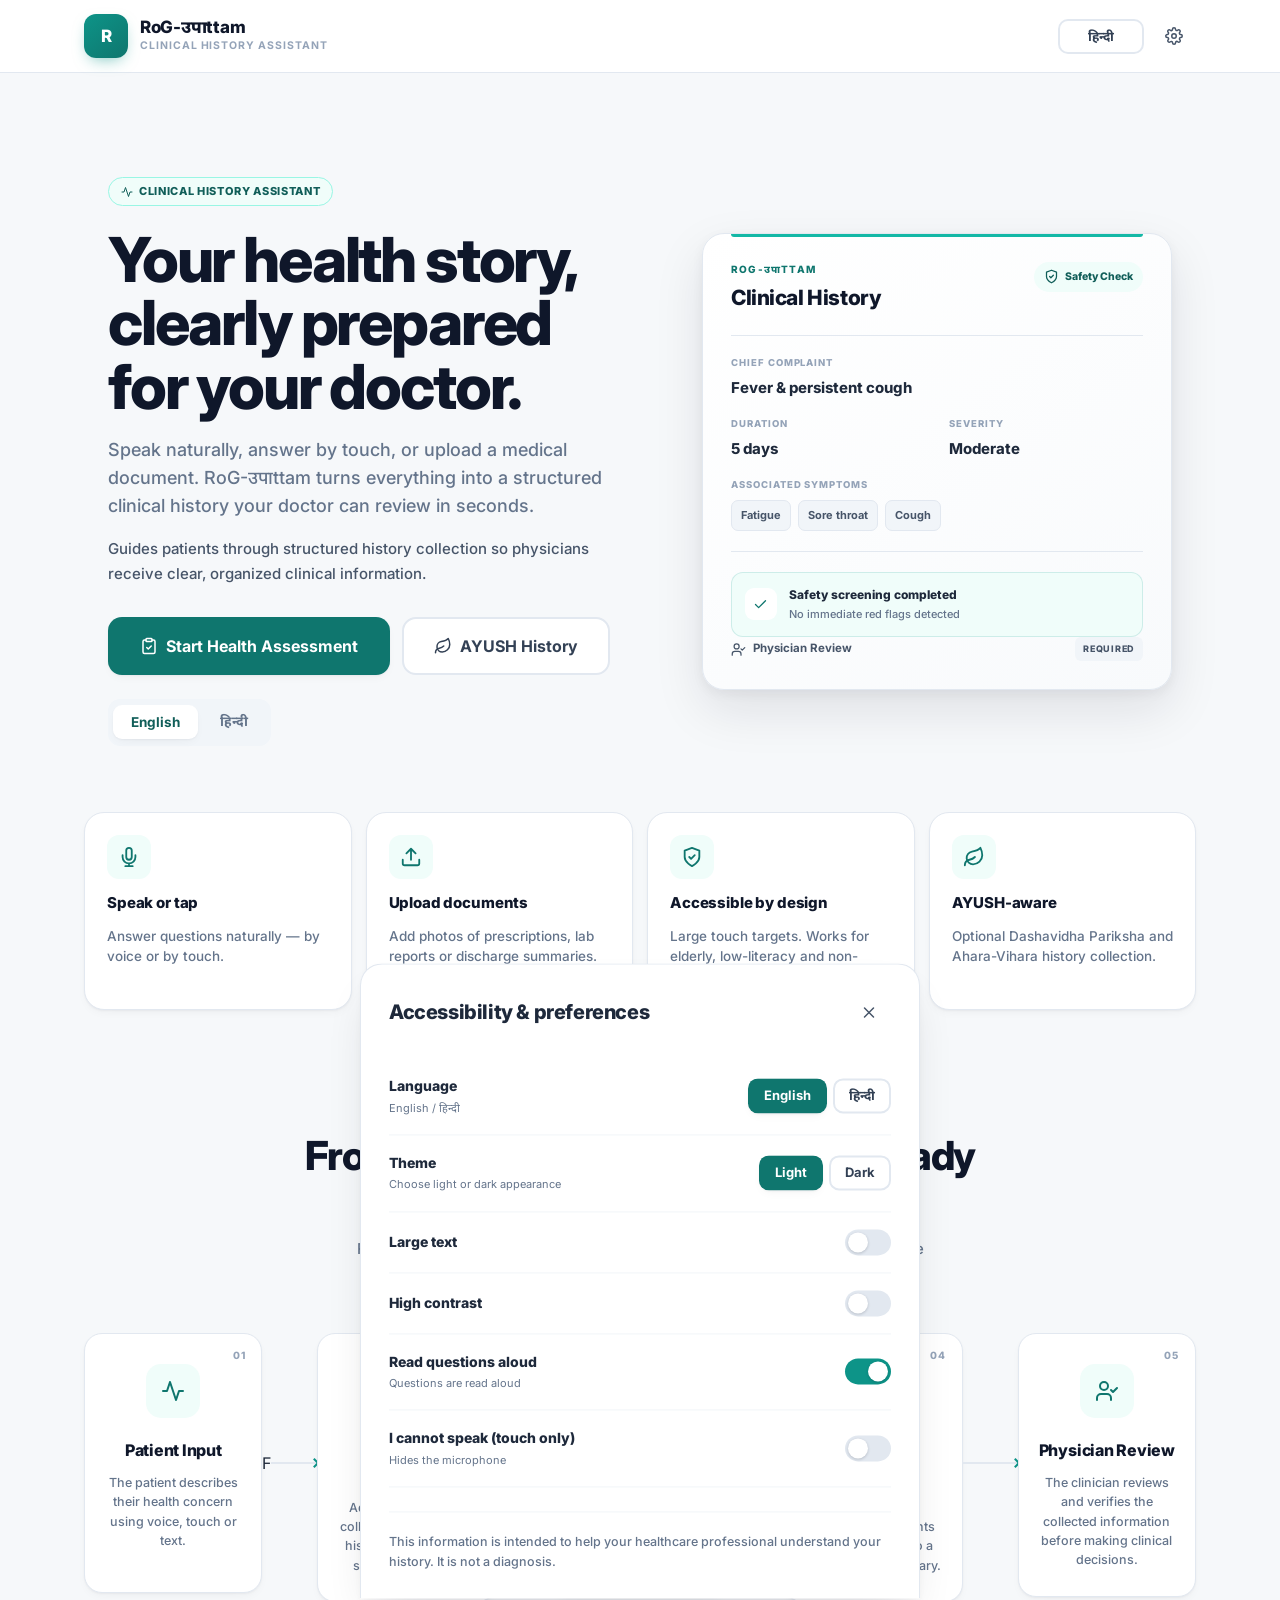
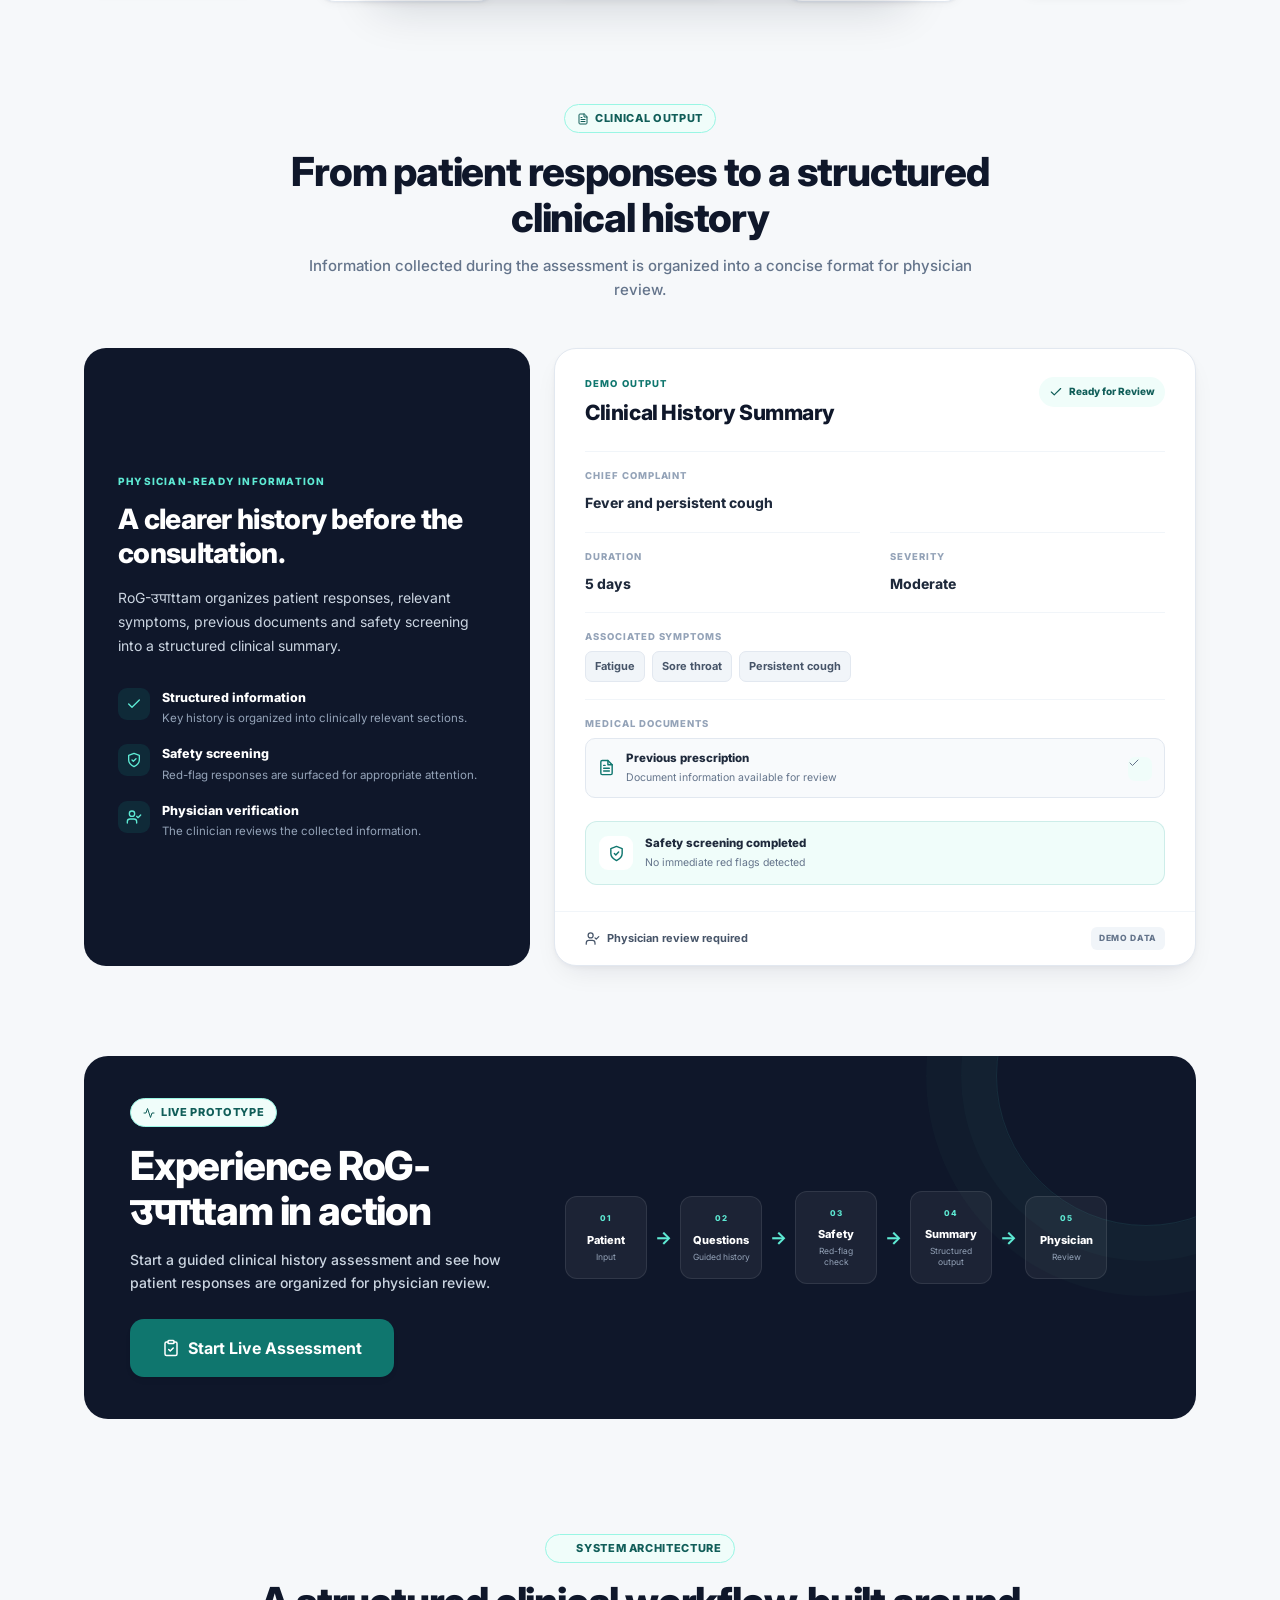
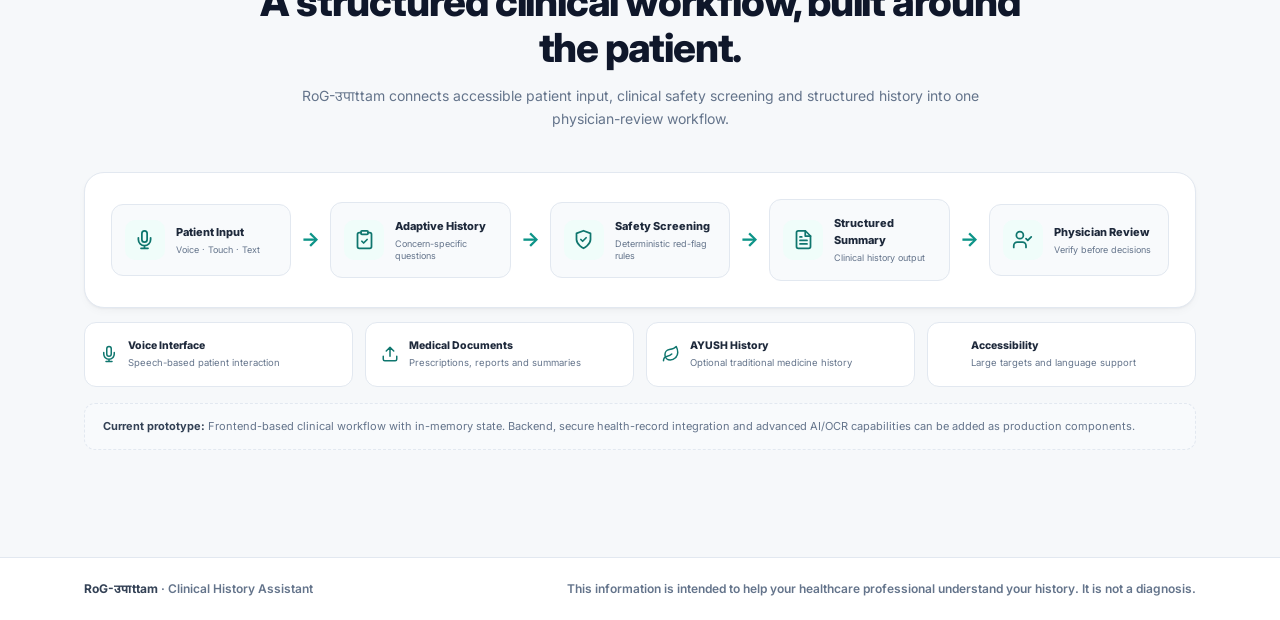
<file: index.html>
<!DOCTYPE html>
<html lang="en">
<head>
<meta charset="UTF-8" />
<meta name="viewport" content="width=device-width, initial-scale=1.0, viewport-fit=cover" />
<title>RoG-उपाttam — Clinical History Assistant</title>
<meta name="description" content="RoG-उपाttam helps patients prepare a clear health history before meeting their doctor." />

<link rel="preconnect" href="https://fonts.googleapis.com">
<link rel="preconnect" href="https://fonts.gstatic.com" crossorigin>
<link href="https://fonts.googleapis.com/css2?family=Inter:wght@400;500;600;700;800&family=Noto+Sans+Devanagari:wght@400;500;600;700&display=swap" rel="stylesheet">
<link rel="stylesheet" href="style.css" />
</head>
<body>

  <!-- The entire application renders into this single container -->
  <div id="app"></div>

  <!-- Toast notifications appear here -->
  <div id="toast-host" aria-live="polite"></div>

  <script src="script.js"></script>
</body>
</html>
</file>
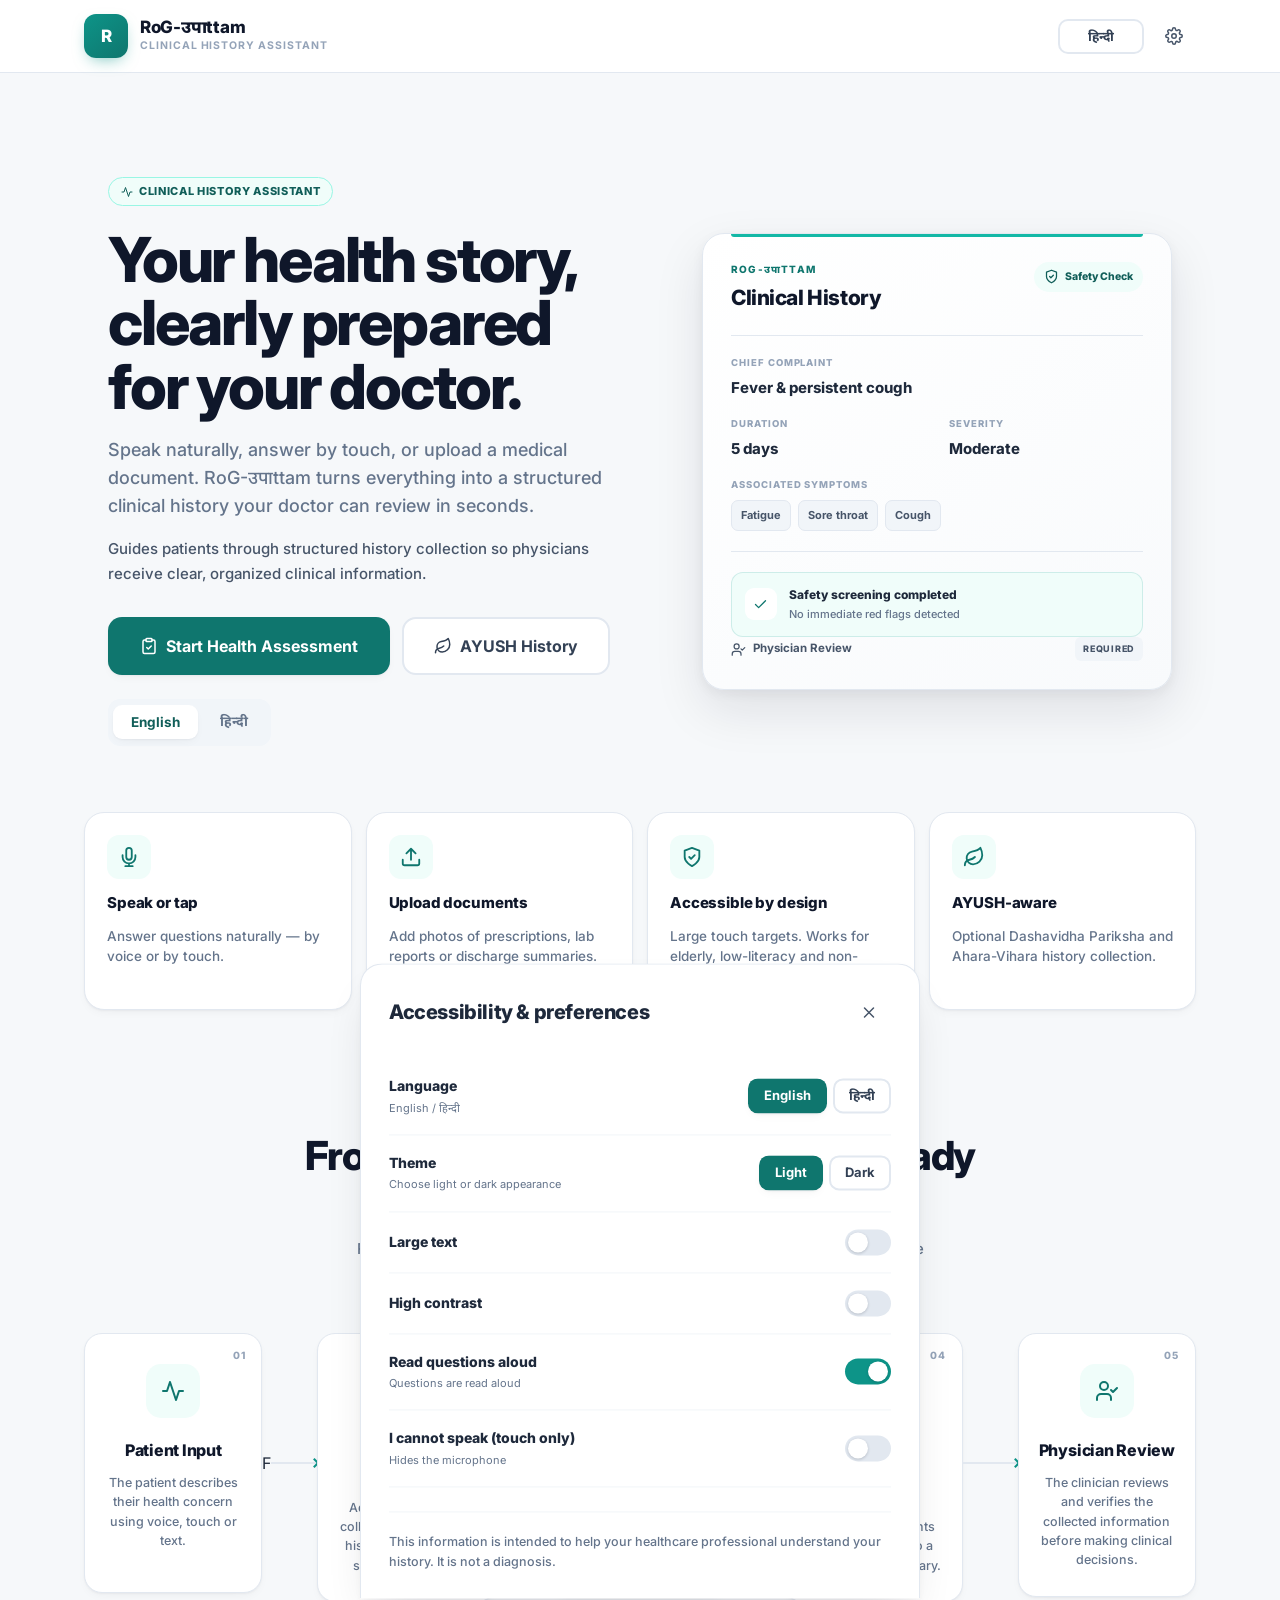
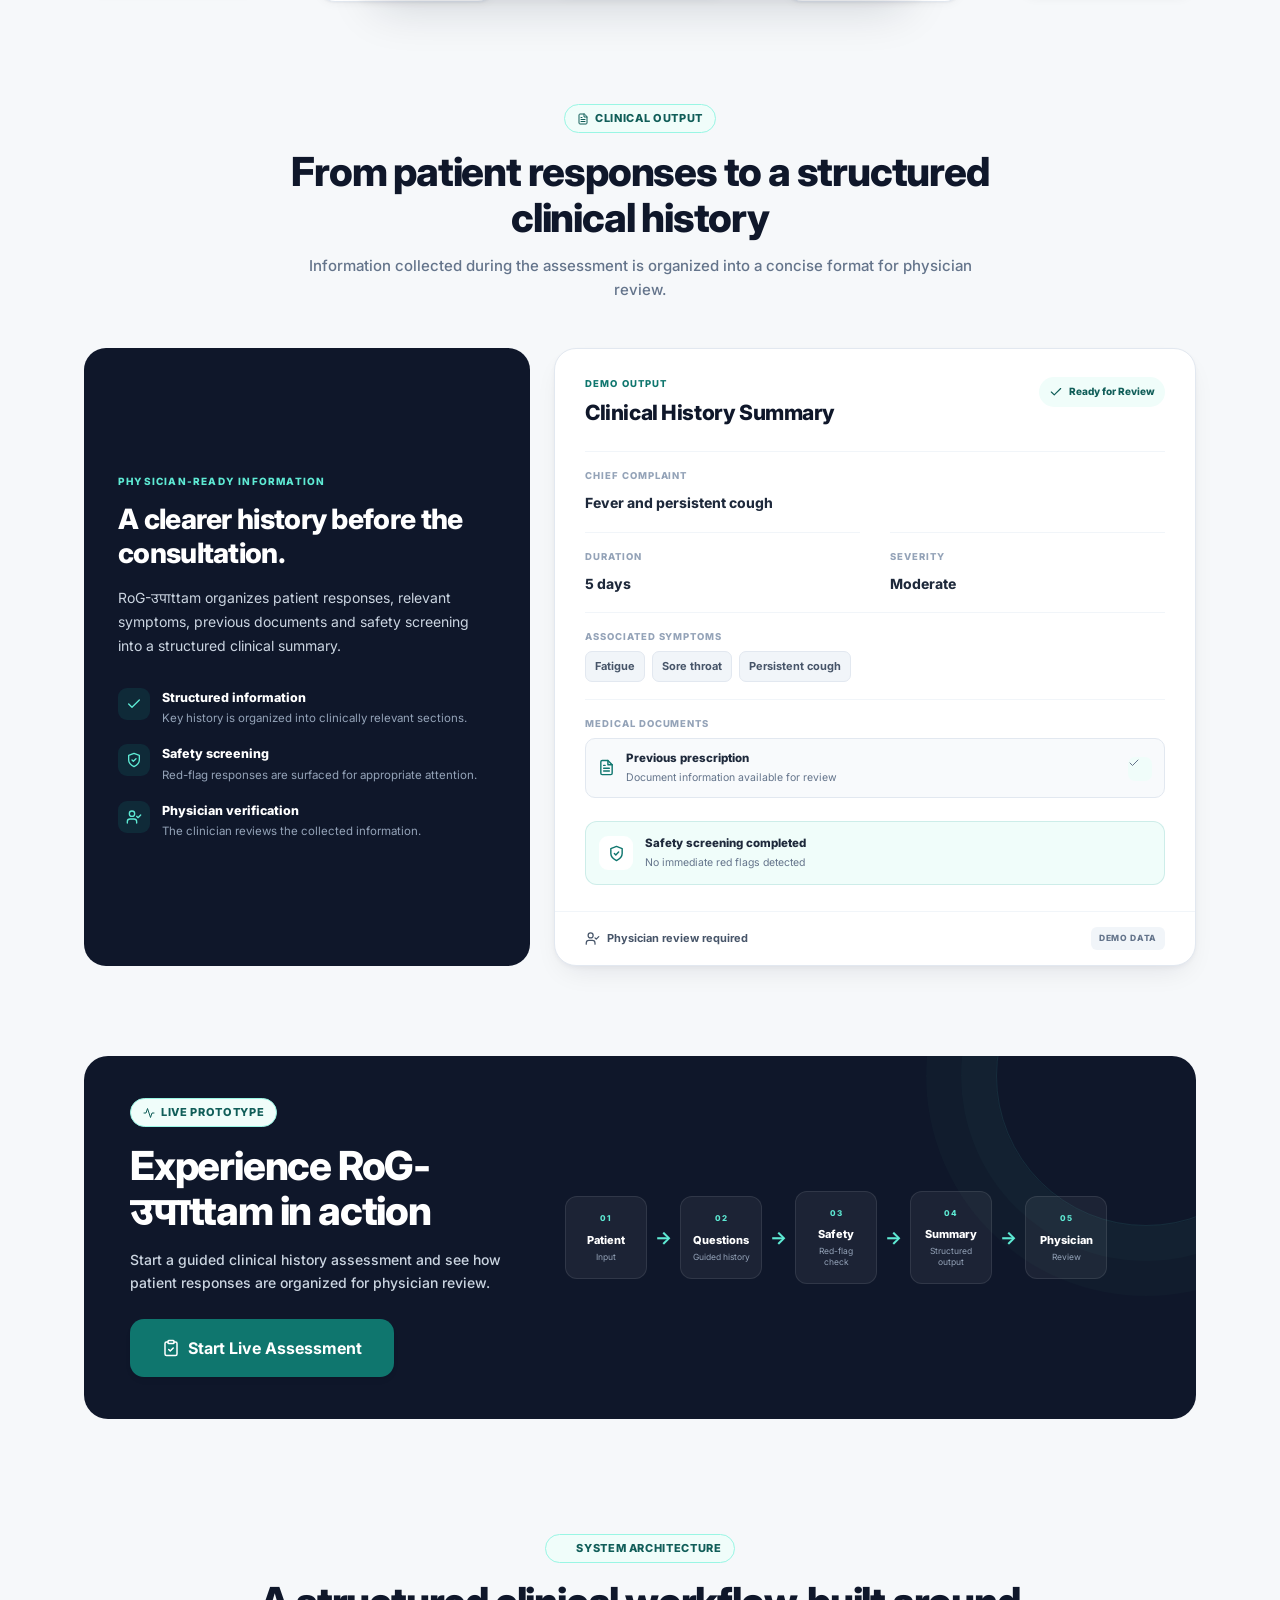
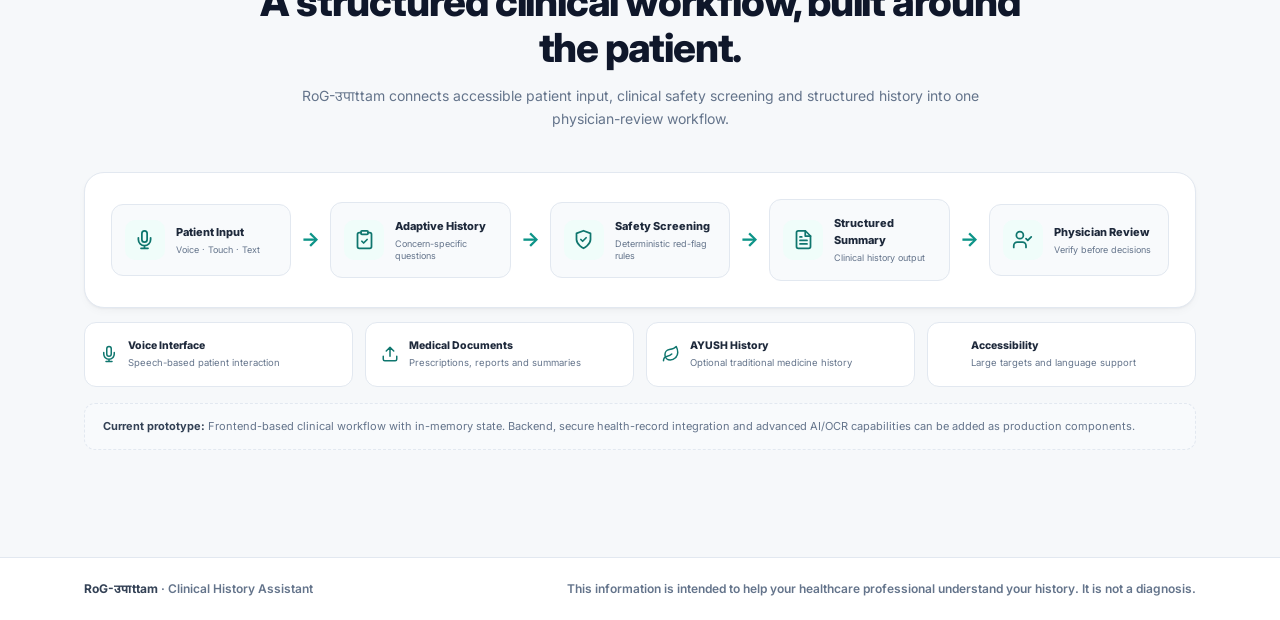
<file: front/index.html>
<!DOCTYPE html>
<html lang="en">
<head>
<meta charset="UTF-8" />
<meta name="viewport" content="width=device-width, initial-scale=1.0, viewport-fit=cover" />
<title>RoG-उपाttam — Clinical History Assistant</title>
<meta name="description" content="RoG-उपाttam helps patients prepare a clear health history before meeting their doctor." />

<link rel="preconnect" href="https://fonts.googleapis.com">
<link rel="preconnect" href="https://fonts.gstatic.com" crossorigin>
<link href="https://fonts.googleapis.com/css2?family=Inter:wght@400;500;600;700;800&family=Noto+Sans+Devanagari:wght@400;500;600;700&display=swap" rel="stylesheet">
<link rel="stylesheet" href="style.css" />
</head>
<body>

  <!-- The entire application renders into this single container -->
  <div id="app"></div>

  <!-- Toast notifications appear here -->
  <div id="toast-host" aria-live="polite"></div>

  <script src="script.js"></script>
</body>
</html>
</file>
<file: style.css>
/* ═══════════════════════════════════════════════════════════════════════════
   RoG-उपाttam — Style Sheet
   Clean healthcare palette · rounded cards · large touch targets
   Sections: 1. Reset  2. Tokens  3. Base  4. Layout  5. Components  6. Screens
             7. Responsive
   ═══════════════════════════════════════════════════════════════════════════ */

/* ─── 1. RESET ─────────────────────────────────────────────────────────── */
*, *::before, *::after { box-sizing: border-box; margin: 0; padding: 0; }
button { font-family: inherit; cursor: pointer; border: none; background: none; }
input, textarea { font-family: inherit; }
img { display: block; max-width: 100%; }
ul { list-style: none; }

/* ─── 2. TOKENS ────────────────────────────────────────────────────────── */
:root {
  /* Teal — primary healthcare accent */
  --teal-50:#f0fdfa; --teal-100:#ccfbf1; --teal-200:#99f6e4;
  --teal-500:#14b8a6; --teal-600:#0d9488; --teal-700:#0f766e; --teal-800:#115e59;

  /* Slate — neutral surfaces and text */
  --slate-50:#f8fafc; --slate-100:#f1f5f9; --slate-200:#e2e8f0;
  --slate-300:#cbd5e1; --slate-400:#94a3b8; --slate-500:#64748b;
  --slate-600:#475569; --slate-700:#334155; --slate-800:#1e293b; --slate-900:#0f172a;

  /* Amber — warnings, cautions */
  --amber-50:#fffbeb; --amber-100:#fef3c7; --amber-500:#f59e0b; --amber-700:#b45309; --amber-800:#92400e;

  /* Red — urgent alerts */
  --red-50:#fef2f2; --red-100:#fee2e2; --red-500:#ef4444; --red-600:#dc2626; --red-700:#b91c1c;

  /* Emerald — verified, success */
  --emerald-50:#ecfdf5; --emerald-100:#d1fae5; --emerald-500:#10b981; --emerald-700:#047857;

  /* Surfaces */
  --bg: #f6f8fa;
  --surface: #ffffff;
  --border: #e2e8f0;

  /* Radii */
  --r: 14px;
  --r-lg: 20px;
  --r-xl: 28px;

  /* Shadows */
  --shadow-sm: 0 1px 2px rgba(15,23,42,.04), 0 4px 12px -4px rgba(15,23,42,.06);
  --shadow:    0 2px 4px rgba(15,23,42,.04), 0 12px 28px -10px rgba(15,23,42,.10);
  --shadow-lg: 0 4px 8px rgba(15,23,42,.04), 0 24px 48px -16px rgba(15,23,42,.16);

  /* Type */
  --font: 'Inter', 'Noto Sans Devanagari', system-ui, -apple-system, sans-serif;
  --font-hi: 'Noto Sans Devanagari', 'Inter', system-ui, sans-serif;
}

/* Accessibility: large text */
body.large-text { font-size: 17.5px; }
body.large-text .hero-title { font-size: 56px; }
body.large-text .q-text { font-size: 34px; }
body.large-text .option-btn { font-size: 19px; padding: 26px 24px; min-height: 76px; }

/* Accessibility: high contrast */
body.high-contrast {
  --slate-50:#ffffff; --slate-100:#ffffff;
  --slate-200:#000000; --slate-300:#333333;
  --slate-400:#000000; --slate-500:#000000;
  --slate-600:#000000; --slate-700:#000000;
  --slate-800:#000000; --slate-900:#000000;
  --border: #000;
}
body.high-contrast .card,
body.high-contrast .option-btn,
body.high-contrast .concern-card { border-width: 2px; }
body.high-contrast .btn-outline { border-width: 2px; }

/* ─── 3. BASE ──────────────────────────────────────────────────────────── */
html, body { height: 100%; }
body {
  font-family: var(--font);
  font-size: 16px;
  line-height: 1.55;
  color: var(--slate-800);
  background: var(--bg);
  -webkit-font-smoothing: antialiased;
  text-rendering: optimizeLegibility;
  overflow-x: hidden;
}
[lang="hi"], .hi { font-family: var(--font-hi); }

/* ─── 4. LAYOUT ────────────────────────────────────────────────────────── */
.app { min-height: 100%; display: flex; flex-direction: column; }

.container {
  width: 100%;
  max-width: 1160px;
  margin: 0 auto;
  padding: 0 24px;
}

.header {
  position: sticky; top: 0; z-index: 40;
  background: rgba(255,255,255,.92);
  backdrop-filter: saturate(180%) blur(14px);
  -webkit-backdrop-filter: saturate(180%) blur(14px);
  border-bottom: 1px solid var(--border);
}
.header-inner {
  max-width: 1160px; margin: 0 auto; padding: 14px 24px;
  display: flex; align-items: center; justify-content: space-between; gap: 16px;
}
.brand { display: flex; align-items: center; gap: 12px; }
.brand-mark {
  width: 44px; height: 44px; border-radius: 12px;
  background: linear-gradient(140deg, var(--teal-600), var(--teal-700));
  color: #fff; display: grid; place-items: center;
  font-weight: 800; font-size: 17px; letter-spacing: -.02em;
  box-shadow: 0 6px 16px -6px rgba(13,148,136,.6);
}
.brand-name {
  font-weight: 800; font-size: 17px; letter-spacing: -.015em;
  color: var(--slate-900); line-height: 1.1;
}
.brand-tag {
  font-size: 10.5px; font-weight: 700; color: var(--slate-400);
  letter-spacing: .09em; text-transform: uppercase; margin-top: 2px;
}
.header-actions { display: flex; align-items: center; gap: 8px; }

main.screen {
  flex: 1;
  padding: 40px 0 72px;
}
.footer {
  border-top: 1px solid var(--border);
  background: var(--surface);
  padding: 22px 0;
  margin-top: auto;
}
.footer-inner {
  max-width: 1160px; margin: 0 auto; padding: 0 24px;
  display: flex; align-items: center; justify-content: space-between;
  gap: 16px; flex-wrap: wrap;
  font-size: 12px; font-weight: 600; color: var(--slate-500);
}
.footer strong { color: var(--slate-700); }

/* ─── 5. COMPONENTS ────────────────────────────────────────────────────── */

/* Buttons */
.btn {
  display: inline-flex; align-items: center; justify-content: center; gap: 8px;
  padding: 13px 22px; border-radius: 12px;
  font-weight: 700; font-size: 14.5px; line-height: 1;
  transition: transform .14s cubic-bezier(.16,1,.3,1),
              background .14s, border-color .14s, box-shadow .14s, color .14s;
  border: 2px solid transparent;
  white-space: nowrap;
}
.btn:active { transform: scale(.975); }
.btn:disabled { opacity: .45; cursor: not-allowed; }
.btn-primary { background: var(--teal-700); color: #fff; box-shadow: var(--shadow-sm); }
.btn-primary:hover:not(:disabled) { background: var(--teal-800); }
.btn-outline { background: var(--surface); color: var(--slate-700); border-color: var(--border); }
.btn-outline:hover:not(:disabled) { border-color: var(--teal-500); color: var(--teal-800); background: var(--teal-50); }
.btn-ghost { background: transparent; color: var(--slate-600); }
.btn-ghost:hover:not(:disabled) { background: var(--slate-100); color: var(--slate-800); }
.btn-danger { background: var(--red-600); color: #fff; }
.btn-danger:hover:not(:disabled) { background: var(--red-700); }
.btn-lg { padding: 18px 30px; font-size: 16px; border-radius: 14px; }
.btn-sm { padding: 9px 14px; font-size: 13px; border-radius: 10px; }
.btn-block { width: 100%; }
.btn-icon { width: 44px; height: 44px; padding: 0; border-radius: 11px; }
.btn-icon svg { width: 18px; height: 18px; }

/* Cards */
.card {
  background: var(--surface);
  border: 1px solid var(--border);
  border-radius: var(--r-lg);
  box-shadow: var(--shadow-sm);
}
.card-pad { padding: 28px; }

/* Pills */
.pill {
  display: inline-flex; align-items: center; gap: 6px;
  padding: 5px 12px; border-radius: 999px;
  font-size: 11px; font-weight: 800; letter-spacing: .06em;
  text-transform: uppercase;
}
.pill-teal  { background: var(--teal-50); color: var(--teal-800); border: 1px solid var(--teal-200); }
.pill-slate { background: var(--slate-100); color: var(--slate-600); border: 1px solid var(--slate-200); }

/* Progress */
.progress { height: 6px; background: var(--slate-100); border-radius: 999px; overflow: hidden; }
.progress-fill {
  height: 100%;
  background: linear-gradient(90deg, var(--teal-500), var(--teal-700));
  border-radius: 999px;
  transition: width .55s cubic-bezier(.16,1,.3,1);
}

/* Helpers */
.row { display: flex; align-items: center; gap: 12px; }
.row-between { display: flex; align-items: center; justify-content: space-between; gap: 12px; }
.center { text-align: center; }
.hidden { display: none !important; }
.mt-2 { margin-top: 8px; }
.mt-4 { margin-top: 16px; } .mt-6 { margin-top: 24px; }
.mb-4 { margin-bottom: 16px; } .mb-6 { margin-bottom: 24px; }

/* Toast */
#toast-host {
  position: fixed; bottom: 24px; left: 50%; transform: translateX(-50%);
  z-index: 999; display: flex; flex-direction: column; align-items: center;
  gap: 8px; pointer-events: none;
}
.toast {
  background: var(--slate-900); color: #fff;
  padding: 12px 20px; border-radius: 12px;
  font-size: 13.5px; font-weight: 600;
  box-shadow: var(--shadow-lg);
  max-width: 90vw;
  animation: toastIn .28s cubic-bezier(.16,1,.3,1);
}
.toast.warn { background: var(--amber-500); }
.toast.err  { background: var(--red-600); }
.toast.ok   { background: var(--emerald-700); }
@keyframes toastIn {
  from { opacity: 0; transform: translateY(10px); }
  to   { opacity: 1; transform: translateY(0); }
}

/* Alert banners */
.alert {
  display: flex; gap: 16px; align-items: flex-start;
  padding: 22px 24px; border-radius: var(--r-lg);
  border: 2px solid transparent;
}
.alert-red   { background: var(--red-50); border-color: var(--red-100); }
.alert-amber { background: var(--amber-50); border-color: var(--amber-100); }
.alert-teal  { background: var(--teal-50); border-color: var(--teal-200); }
.alert-icon {
  width: 48px; height: 48px; border-radius: 13px;
  display: grid; place-items: center; flex-shrink: 0; color: #fff;
}
.alert-red   .alert-icon { background: var(--red-600); }
.alert-amber .alert-icon { background: var(--amber-500); }
.alert-teal  .alert-icon { background: var(--teal-700); }
.alert h3 { font-size: 17px; font-weight: 800; letter-spacing: -.01em; margin-bottom: 6px; }
.alert-red h3   { color: var(--red-700); }
.alert-amber h3 { color: var(--amber-800); }
.alert-teal h3  { color: var(--teal-800); }
.alert p { font-size: 14.5px; font-weight: 500; line-height: 1.55; }
.alert-red p   { color: var(--red-700); }
.alert-amber p { color: var(--amber-800); }
.alert-teal p  { color: var(--teal-800); }

/* ─── 6. SCREENS ───────────────────────────────────────────────────────── */

/* Welcome / Hero */
.hero {
  text-align: center;
  padding: 40px 0 20px;
  max-width: 780px;
  margin: 0 auto;
}
.hero-title {
  font-size: clamp(38px, 6.5vw, 62px);
  font-weight: 800; letter-spacing: -.035em; line-height: 1.02;
  color: var(--slate-900);
  margin-bottom: 18px;
}
.hero-sub {
  font-size: clamp(15.5px, 2vw, 18px);
  color: var(--slate-500);
  font-weight: 500;
  line-height: 1.55;
  max-width: 560px;
  margin: 0 auto;
}
.hero-actions {
  display: flex; gap: 12px; justify-content: center;
  flex-wrap: wrap; margin-top: 32px;
}

.lang-switch {
  display: inline-flex; align-items: center; gap: 4px;
  padding: 5px; background: var(--slate-100); border-radius: 12px;
  margin-top: 32px;
}
.lang-switch button {
  padding: 9px 18px; border-radius: 9px;
  font-size: 13.5px; font-weight: 700; color: var(--slate-500);
  transition: background .14s, color .14s, box-shadow .14s;
}
.lang-switch button.active {
  background: var(--surface); color: var(--teal-800);
  box-shadow: var(--shadow-sm);
}

/* Feature grid on welcome */
.feature-grid {
  display: grid; gap: 14px; margin-top: 48px;
  grid-template-columns: repeat(auto-fit, minmax(220px, 1fr));
}
.feature {
  padding: 22px; border-radius: var(--r-lg);
  background: var(--surface); border: 1px solid var(--border);
  box-shadow: var(--shadow-sm);
  display: flex; flex-direction: column; gap: 12px;
}
.feature-icon {
  width: 44px; height: 44px; border-radius: 12px;
  background: var(--teal-50); color: var(--teal-700);
  display: grid; place-items: center;
}
.feature-icon svg { width: 22px; height: 22px; }
.feature h4 { font-size: 15px; font-weight: 800; color: var(--slate-900); letter-spacing: -.01em; }
.feature p  { font-size: 13.5px; color: var(--slate-500); font-weight: 500; line-height: 1.5; }

/* Consent screen */
.consent-box { max-width: 720px; margin: 0 auto; }
.consent-icon {
  width: 68px; height: 68px; border-radius: 18px;
  background: var(--teal-50); color: var(--teal-700);
  display: grid; place-items: center; margin-bottom: 22px;
}
.consent-icon svg { width: 32px; height: 32px; }
.consent-list { margin-top: 26px; }
.consent-list li {
  display: flex; gap: 14px; align-items: flex-start;
  padding: 16px 0; border-bottom: 1px solid var(--slate-100);
}
.consent-list li:last-child { border-bottom: none; }
.consent-list .check {
  width: 26px; height: 26px; border-radius: 8px;
  background: var(--teal-50); color: var(--teal-700);
  display: grid; place-items: center; flex-shrink: 0; margin-top: 1px;
}
.consent-list .check svg { width: 14px; height: 14px; }
.consent-list .txt { font-size: 15px; font-weight: 500; color: var(--slate-700); line-height: 1.55; }

/* Home dashboard */
.dash-title {
  font-size: clamp(24px, 4vw, 34px);
  font-weight: 800; letter-spacing: -.025em;
  color: var(--slate-900); line-height: 1.15;
}
.dash-sub {
  font-size: 15.5px; color: var(--slate-500);
  font-weight: 500; margin-top: 10px; max-width: 640px;
}

.dash-grid {
  display: grid; gap: 16px; margin-top: 36px;
  grid-template-columns: repeat(auto-fit, minmax(260px, 1fr));
}
.dash-card {
  padding: 26px; border-radius: var(--r-lg);
  background: var(--surface); border: 2px solid var(--border);
  box-shadow: var(--shadow-sm); text-align: left;
  display: flex; flex-direction: column; gap: 16px;
  transition: transform .2s cubic-bezier(.16,1,.3,1),
              border-color .2s, box-shadow .2s;
  min-height: 168px;
}
.dash-card:hover {
  border-color: var(--teal-500);
  transform: translateY(-3px);
  box-shadow: var(--shadow);
}
.dash-card:active { transform: translateY(-1px) scale(.99); }
.dash-card .icon {
  width: 52px; height: 52px; border-radius: 14px;
  display: grid; place-items: center; color: #fff;
}
.dash-card .icon.teal    { background: linear-gradient(140deg, var(--teal-600), var(--teal-700)); }
.dash-card .icon.amber   { background: linear-gradient(140deg, #d97706, #b45309); }
.dash-card .icon.slate   { background: linear-gradient(140deg, var(--slate-600), var(--slate-800)); }
.dash-card .icon.emerald { background: linear-gradient(140deg, #059669, #047857); }
.dash-card .icon svg { width: 24px; height: 24px; }
.dash-card h3 {
  font-size: 18px; font-weight: 800; letter-spacing: -.015em;
  color: var(--slate-900);
}
.dash-card p { font-size: 13.5px; color: var(--slate-500); font-weight: 500; }

/* Concern selection */
.concern-grid {
  display: grid; gap: 14px; margin-top: 28px;
  grid-template-columns: repeat(auto-fill, minmax(250px, 1fr));
}
.concern-card {
  padding: 26px 22px; border-radius: var(--r-lg);
  background: var(--surface); border: 2px solid var(--border);
  box-shadow: var(--shadow-sm); text-align: left;
  display: flex; flex-direction: column; gap: 14px;
  transition: transform .18s cubic-bezier(.16,1,.3,1),
              border-color .18s, box-shadow .18s;
  min-height: 176px;
}
.concern-card:hover {
  border-color: var(--teal-500);
  transform: translateY(-3px);
  box-shadow: var(--shadow);
}
.concern-card:active { transform: scale(.985); }
.concern-emoji { font-size: 38px; line-height: 1; }
.concern-title {
  font-size: 18.5px; font-weight: 800; letter-spacing: -.015em;
  color: var(--slate-900);
}
.concern-desc {
  font-size: 13px; color: var(--slate-500);
  font-weight: 500; margin-top: auto;
}

/* Question screen */
.q-wrap { max-width: 820px; margin: 0 auto; }
.q-top {
  display: flex; align-items: center; gap: 16px;
  margin-bottom: 24px; flex-wrap: wrap;
}
.q-meta {
  font-size: 11.5px; font-weight: 800; letter-spacing: .1em;
  color: var(--slate-400); text-transform: uppercase;
}
.q-bar { flex: 1; min-width: 200px; }

.q-text {
  font-size: clamp(22px, 3.4vw, 30px);
  font-weight: 800; letter-spacing: -.02em; line-height: 1.22;
  color: var(--slate-900);
}
.q-hint {
  font-size: 14px; color: var(--slate-500);
  font-weight: 500; margin-top: 10px;
}

.options { display: grid; gap: 12px; margin-top: 26px; }
.options.two-col { grid-template-columns: repeat(auto-fill, minmax(200px, 1fr)); }
.options.three-col { grid-template-columns: repeat(auto-fill, minmax(180px, 1fr)); }

.option-btn {
  display: flex; align-items: center; gap: 14px;
  padding: 20px 22px; min-height: 66px;
  background: var(--surface); border: 2px solid var(--border);
  border-radius: var(--r); text-align: left;
  font-size: 16px; font-weight: 700; color: var(--slate-800);
  transition: transform .14s, border-color .14s,
              background .14s, box-shadow .14s;
}
.option-btn:hover { border-color: var(--teal-500); background: var(--teal-50); }
.option-btn:active { transform: scale(.985); }
.option-btn.selected {
  border-color: var(--teal-700);
  background: var(--teal-50);
}
.option-btn .letter {
  width: 34px; height: 34px; border-radius: 9px;
  background: var(--slate-100); color: var(--slate-600);
  display: grid; place-items: center;
  font-size: 13.5px; font-weight: 800; flex-shrink: 0;
  transition: background .14s, color .14s;
}
.option-btn.selected .letter,
.option-btn:hover .letter {
  background: var(--teal-700); color: #fff;
}

/* Voice panel */
.voice-panel {
  margin-top: 26px;
  padding: 26px;
  border-radius: var(--r-xl);
  background: linear-gradient(180deg, var(--surface), var(--teal-50));
  border: 2px solid var(--teal-200);
  text-align: center;
}
.mic-btn {
  width: 92px; height: 92px; border-radius: 50%;
  background: linear-gradient(140deg, var(--teal-600), var(--teal-700));
  color: #fff; display: grid; place-items: center;
  margin: 0 auto;
  box-shadow: 0 14px 32px -10px rgba(13,148,136,.55);
  transition: transform .15s, background .15s;
  position: relative;
}
.mic-btn:hover:not(:disabled) { transform: scale(1.045); }
.mic-btn:active:not(:disabled) { transform: scale(.97); }
.mic-btn:disabled { opacity: .4; cursor: not-allowed; }
.mic-btn.listening {
  background: linear-gradient(140deg, var(--red-500), var(--red-600));
  box-shadow: 0 14px 32px -10px rgba(220,38,38,.5);
}
.mic-btn.listening::before,
.mic-btn.listening::after {
  content: ''; position: absolute; inset: 0;
  border-radius: 50%; border: 3px solid var(--red-500);
  animation: pulseRing 2s cubic-bezier(.4,0,.6,1) infinite;
  pointer-events: none;
}
.mic-btn.listening::after { animation-delay: 1s; }
@keyframes pulseRing {
  0%   { transform: scale(.92); opacity: .75; }
  70%  { transform: scale(1.55); opacity: 0; }
  100% { transform: scale(1.55); opacity: 0; }
}
.mic-btn svg { width: 38px; height: 38px; }

.mic-label {
  font-size: 15px; font-weight: 800; color: var(--slate-700);
  margin-top: 16px; letter-spacing: -.005em;
}
.mic-sublabel {
  font-size: 12.5px; color: var(--slate-500);
  font-weight: 500; margin-top: 4px;
}

/* Waveform */
.wave { display: inline-flex; align-items: center; gap: 4px; height: 36px; margin-bottom: 8px; }
.wave span {
  display: block; width: 4px; height: 30px; border-radius: 3px;
  background: var(--red-500);
  animation: waveAnim 1s ease-in-out infinite;
  transform-origin: center;
}
.wave span:nth-child(2) { animation-delay: .12s; }
.wave span:nth-child(3) { animation-delay: .24s; }
.wave span:nth-child(4) { animation-delay: .36s; }
.wave span:nth-child(5) { animation-delay: .48s; }
.wave span:nth-child(6) { animation-delay: .60s; }
.wave span:nth-child(7) { animation-delay: .72s; }
@keyframes waveAnim {
  0%, 100% { transform: scaleY(.28); }
  50%      { transform: scaleY(1); }
}
/* =========================================================
   RoG-उपाttam — Presentation Hero
   ========================================================= */

.hero-enhanced {
  max-width: 1160px;
  width: 100%;
  margin: 0 auto;
  padding: 64px 24px 36px;

  display: grid;
  grid-template-columns: minmax(0, 1.05fr) minmax(360px, .95fr);
  align-items: center;
  gap: 72px;

  text-align: left;
}

.hero-content {
  max-width: 650px;
}

.hero-enhanced .hero-title {
  max-width: 680px;
}

.hero-enhanced .hero-sub {
  max-width: 620px;
  margin: 0;
}

.hero-description {
  max-width: 600px;
  margin-top: 18px;

  font-size: 15px;
  line-height: 1.65;
  color: var(--slate-600);
  font-weight: 500;
}

.hero-enhanced .hero-actions {
  justify-content: flex-start;
  margin-top: 30px;
}

.hero-enhanced .lang-switch {
  margin-top: 24px;
}


/* ─────────────────────────────────────────
   Clinical summary preview
   ───────────────────────────────────────── */

.clinical-preview {
  width: 100%;
  max-width: 470px;
  justify-self: end;

  padding: 28px;

  background:
    linear-gradient(
      145deg,
      rgba(255,255,255,.98),
      rgba(248,250,252,.98)
    );

  border: 1px solid var(--slate-200);
  border-radius: 22px;

  box-shadow:
    0 20px 50px rgba(15,23,42,.10),
    0 4px 12px rgba(15,23,42,.05);

  position: relative;
}


/* Small teal accent at the top */

.clinical-preview::before {
  content: "";
  position: absolute;

  top: 0;
  left: 28px;
  right: 28px;

  height: 3px;

  background: var(--teal-500);
  border-radius: 0 0 6px 6px;
}


.preview-header {
  display: flex;
  align-items: flex-start;
  justify-content: space-between;
  gap: 16px;
}

.preview-label {
  display: block;

  font-size: 10px;
  font-weight: 800;
  letter-spacing: .12em;

  color: var(--teal-700);
  margin-bottom: 5px;
}

.preview-header h3 {
  font-size: 21px;
  font-weight: 800;
  letter-spacing: -.02em;
  color: var(--slate-900);
}


.preview-status {
  display: inline-flex;
  align-items: center;
  gap: 6px;

  padding: 7px 10px;

  border-radius: 999px;

  background: var(--teal-50);
  color: var(--teal-800);

  font-size: 10.5px;
  font-weight: 800;
  white-space: nowrap;
}


.preview-divider {
  height: 1px;
  background: var(--slate-200);
  margin: 20px 0;
}


.preview-section {
  display: flex;
  flex-direction: column;
  gap: 5px;

  margin-bottom: 18px;
}

.preview-section strong {
  font-size: 15px;
  font-weight: 750;
  color: var(--slate-800);
}


.preview-field {
  font-size: 9.5px;
  font-weight: 800;
  letter-spacing: .1em;

  color: var(--slate-400);
}


.preview-row {
  display: grid;
  grid-template-columns: 1fr 1fr;
  gap: 24px;
}


.preview-tags {
  display: flex;
  flex-wrap: wrap;
  gap: 7px;
  margin-top: 2px;
}

.preview-tags span {
  padding: 6px 9px;

  background: var(--slate-100);
  border: 1px solid var(--slate-200);

  border-radius: 7px;

  font-size: 11px;
  font-weight: 700;
  color: var(--slate-600);
}


.preview-check {
  display: flex;
  align-items: center;
  gap: 12px;

  padding: 13px;

  background: var(--teal-50);
  border: 1px solid rgba(13,148,136,.15);

  border-radius: 12px;
}


.check-icon {
  width: 32px;
  height: 32px;

  flex-shrink: 0;

  display: grid;
  place-items: center;

  border-radius: 9px;

  background: var(--surface);
  color: var(--teal-700);
}


.preview-check strong {
  display: block;

  font-size: 12px;
  font-weight: 800;
  color: var(--slate-800);
}

.preview-check span {
  display: block;

  margin-top: 2px;

  font-size: 11px;
  color: var(--slate-500);
  font-weight: 500;
}


.preview-footer {
  display: flex;
  align-items: center;
  justify-content: space-between;

  gap: 12px;

  font-size: 11.5px;
  font-weight: 700;

  color: var(--slate-600);
}

.preview-footer > span:first-child {
  display: inline-flex;
  align-items: center;
  gap: 7px;
}


.review-badge {
  padding: 5px 8px;

  border-radius: 6px;

  background: var(--slate-100);
  color: var(--slate-600);

  font-size: 9px;
  font-weight: 800;
  letter-spacing: .08em;
}


/* ─────────────────────────────────────────
   Better feature section spacing
   ───────────────────────────────────────── */

.hero-enhanced + .feature-grid {
  max-width: 1112px;
  margin: 30px auto 0;
}


/* ─────────────────────────────────────────
   Responsive layout
   ───────────────────────────────────────── */

@media (max-width: 900px) {

  .hero-enhanced {
    grid-template-columns: 1fr;
    gap: 42px;
    padding-top: 44px;
  }

  .hero-content {
    max-width: 700px;
    margin: 0 auto;
    text-align: center;
  }

  .hero-enhanced .hero-sub,
  .hero-description {
    margin-left: auto;
    margin-right: auto;
  }

  .hero-enhanced .hero-actions {
    justify-content: center;
  }

  .clinical-preview {
    justify-self: center;
  }
}


@media (max-width: 520px) {

  .hero-enhanced {
    padding: 32px 18px 24px;
    gap: 32px;
  }

  .hero-enhanced .hero-title {
    font-size: 38px;
  }

  .clinical-preview {
    padding: 22px;
    border-radius: 18px;
  }

  .preview-header {
    flex-direction: column;
  }

  .preview-row {
    grid-template-columns: 1fr;
    gap: 0;
  }

  .hero-enhanced .hero-actions {
    flex-direction: column;
  }

  .hero-enhanced .hero-actions .btn {
    width: 100%;
  }
}
/* =========================================================
   RoG-उपाttam — How It Works Workflow
   ========================================================= */

.workflow-section {
  max-width: 1112px;
  margin: 78px auto 0;
  padding: 0 0 20px;
}


/* Heading */

.workflow-heading {
  max-width: 720px;
  margin: 0 auto 48px;
  text-align: center;
}

.workflow-heading h2 {
  margin-top: 16px;

  font-size: clamp(28px, 4vw, 40px);
  line-height: 1.15;
  letter-spacing: -.03em;

  font-weight: 800;
  color: var(--slate-900);
}

.workflow-heading p {
  max-width: 650px;
  margin: 12px auto 0;

  font-size: 15px;
  line-height: 1.6;

  color: var(--slate-500);
  font-weight: 500;
}


/* Workflow row */

.workflow {
  display: grid;

  grid-template-columns:
    1fr
    55px
    1fr
    55px
    1fr
    55px
    1fr
    55px
    1fr;

  align-items: start;
}


/* Individual step */

.workflow-step {
  position: relative;

  min-height: 260px;
  padding: 26px 20px;

  background: var(--surface);

  border: 1px solid var(--border);
  border-radius: 18px;

  box-shadow: var(--shadow-sm);

  text-align: center;

  transition:
    transform .18s ease,
    box-shadow .18s ease,
    border-color .18s ease;
}

.workflow-step:hover {
  transform: translateY(-4px);

  border-color: rgba(13,148,136,.35);

  box-shadow: var(--shadow);
}


/* Step number */

.workflow-number {
  position: absolute;

  top: 14px;
  right: 16px;

  font-size: 10px;
  font-weight: 800;
  letter-spacing: .08em;

  color: var(--slate-400);
}


/* Icon */

.workflow-icon {
  width: 54px;
  height: 54px;

  margin: 4px auto 20px;

  display: grid;
  place-items: center;

  border-radius: 15px;

  background: var(--teal-50);
  color: var(--teal-700);
}

.workflow-icon svg {
  width: 24px;
  height: 24px;
}


/* Step title */

.workflow-step h3 {
  font-size: 16px;
  font-weight: 800;

  letter-spacing: -.015em;

  color: var(--slate-900);

  margin-bottom: 10px;
}


/* Step description */

.workflow-step p {
  font-size: 12.5px;
  line-height: 1.55;

  color: var(--slate-500);

  font-weight: 500;
}


/* Connector */

.workflow-connector {
  height: 260px;

  display: flex;
  align-items: center;
  justify-content: center;
}

.workflow-connector span {
  width: 100%;
  height: 2px;

  background: var(--slate-200);

  position: relative;
}


/* Arrow head */

.workflow-connector span::after {
  content: "";

  position: absolute;

  right: -1px;
  top: 50%;

  width: 7px;
  height: 7px;

  border-top: 2px solid var(--teal-600);
  border-right: 2px solid var(--teal-600);

  transform:
    translateY(-50%)
    rotate(45deg);
}


/* =========================================================
   Workflow responsive layout
   ========================================================= */

@media (max-width: 1050px) {

  .workflow {
    grid-template-columns: repeat(2, 1fr);
    gap: 16px;
  }

  .workflow-connector {
    display: none;
  }

  .workflow-step {
    min-height: 220px;
  }

}


@media (max-width: 620px) {

  .workflow-section {
    margin-top: 64px;
    padding: 0 18px 24px;
  }

  .workflow-heading {
    margin-bottom: 32px;
  }

  .workflow {
    grid-template-columns: 1fr;
  }

  .workflow-step {
    min-height: auto;
    padding: 24px 20px;
  }

}
/* =========================================================
   RoG-उपाttam — Clinical Summary Demonstration
   ========================================================= */

.summary-demo-section {
  max-width: 1112px;
  margin: 82px auto 0;
  padding: 0 0 25px;
}


/* ─────────────────────────────────────────
   Section heading
   ───────────────────────────────────────── */

.summary-demo-heading {
  max-width: 760px;
  margin: 0 auto 46px;
  text-align: center;
}

.summary-demo-heading h2 {
  margin-top: 16px;

  font-size: clamp(28px, 4vw, 40px);
  line-height: 1.15;
  letter-spacing: -.03em;

  font-weight: 800;
  color: var(--slate-900);
}

.summary-demo-heading p {
  max-width: 680px;
  margin: 13px auto 0;

  font-size: 15px;
  line-height: 1.6;

  color: var(--slate-500);
  font-weight: 500;
}


/* ─────────────────────────────────────────
   Main two-column area
   ───────────────────────────────────────── */

.summary-demo {
  display: grid;

  grid-template-columns: .82fr 1.18fr;

  gap: 24px;
  align-items: stretch;
}


/* ─────────────────────────────────────────
   Left information panel
   ───────────────────────────────────────── */

.summary-demo-info {
  padding: 34px;

  background: var(--slate-900);

  border-radius: 22px;

  color: #fff;

  display: flex;
  flex-direction: column;
  justify-content: center;
}

.summary-demo-kicker {
  font-size: 10px;
  font-weight: 800;
  letter-spacing: .12em;

  color: #5eead4;
}

.summary-demo-info h3 {
  margin-top: 14px;

  font-size: 28px;
  line-height: 1.2;
  letter-spacing: -.025em;

  font-weight: 800;
}

.summary-demo-info > p {
  margin-top: 16px;

  font-size: 14px;
  line-height: 1.7;

  color: var(--slate-300);
}


/* Benefits */

.summary-benefits {
  display: flex;
  flex-direction: column;

  gap: 17px;

  margin-top: 30px;
}

.summary-benefit {
  display: flex;
  align-items: flex-start;

  gap: 12px;
}

.summary-benefit-icon {
  width: 32px;
  height: 32px;

  flex-shrink: 0;

  display: grid;
  place-items: center;

  border-radius: 9px;

  background: rgba(20,184,166,.12);
  color: #5eead4;
}

.summary-benefit strong {
  display: block;

  font-size: 12.5px;
  font-weight: 800;

  color: #fff;
}

.summary-benefit span {
  display: block;

  margin-top: 3px;

  font-size: 11.5px;
  line-height: 1.5;

  color: var(--slate-400);
}


/* ─────────────────────────────────────────
   Right summary card
   ───────────────────────────────────────── */

.summary-card {
  background: var(--surface);

  border: 1px solid var(--border);
  border-radius: 22px;

  box-shadow: var(--shadow);

  overflow: hidden;
}


.summary-card-header {
  display: flex;
  align-items: flex-start;
  justify-content: space-between;

  gap: 20px;

  padding: 28px 30px 22px;
}

.summary-card-header > div:first-child > span {
  display: block;

  font-size: 9.5px;
  font-weight: 800;
  letter-spacing: .12em;

  color: var(--teal-700);

  margin-bottom: 5px;
}

.summary-card-header h3 {
  font-size: 21px;
  font-weight: 800;

  letter-spacing: -.02em;

  color: var(--slate-900);
}


.summary-card-status {
  display: inline-flex;
  align-items: center;
  gap: 6px;

  padding: 7px 10px;

  border-radius: 999px;

  background: var(--teal-50);
  color: var(--teal-800);

  font-size: 10px;
  font-weight: 800;

  white-space: nowrap;
}


/* Summary body */

.summary-card-body {
  padding: 0 30px 26px;
}


.summary-field {
  padding: 17px 0;

  border-top: 1px solid var(--slate-100);
}

.summary-field > span:first-child {
  display: block;

  font-size: 9.5px;
  font-weight: 800;
  letter-spacing: .1em;

  color: var(--slate-400);

  margin-bottom: 6px;
}

.summary-field strong {
  font-size: 14px;
  font-weight: 750;

  color: var(--slate-800);
}


/* Two-column fields */

.summary-field-grid {
  display: grid;
  grid-template-columns: 1fr 1fr;

  gap: 30px;
}


/* Symptom tags */

.summary-tags {
  display: flex;
  flex-wrap: wrap;

  gap: 7px;
}

.summary-tags span {
  padding: 6px 9px;

  background: var(--slate-100);
  border: 1px solid var(--slate-200);

  border-radius: 7px;

  font-size: 11px;
  font-weight: 700;

  color: var(--slate-600);
}


/* Document */

.summary-document {
  display: flex;
  align-items: center;

  gap: 11px;

  padding: 11px 12px;

  background: var(--slate-50);

  border: 1px solid var(--slate-200);
  border-radius: 10px;
}

.summary-document > svg {
  flex-shrink: 0;
  color: var(--teal-700);
}

.summary-document strong {
  display: block;

  font-size: 11.5px;
  font-weight: 800;
}

.summary-document span {
  display: block;

  margin-top: 2px;

  font-size: 10.5px;
  color: var(--slate-500);
}

.document-check {
  width: 24px;
  height: 24px;

  margin-left: auto;

  display: grid;
  place-items: center;

  border-radius: 7px;

  background: var(--teal-50);
  color: var(--teal-700);

  flex-shrink: 0;
}


/* Safety */

.summary-safety {
  display: flex;
  align-items: center;

  gap: 12px;

  margin-top: 6px;
  padding: 13px;

  background: var(--teal-50);

  border: 1px solid rgba(13,148,136,.15);

  border-radius: 12px;
}

.summary-safety-icon {
  width: 34px;
  height: 34px;

  flex-shrink: 0;

  display: grid;
  place-items: center;

  border-radius: 9px;

  background: var(--surface);
  color: var(--teal-700);
}

.summary-safety strong {
  display: block;

  font-size: 11.5px;
  font-weight: 800;

  color: var(--slate-800);
}

.summary-safety span {
  display: block;

  margin-top: 2px;

  font-size: 10.5px;
  color: var(--slate-500);
}


/* Footer */

.summary-card-footer {
  display: flex;
  align-items: center;
  justify-content: space-between;

  gap: 15px;

  padding: 15px 30px;

  border-top: 1px solid var(--slate-100);

  font-size: 11px;
  font-weight: 700;

  color: var(--slate-600);
}

.summary-card-footer > span:first-child {
  display: inline-flex;
  align-items: center;
  gap: 7px;
}

.demo-label {
  padding: 5px 8px;

  background: var(--slate-100);

  border-radius: 6px;

  font-size: 8.5px;
  font-weight: 800;
  letter-spacing: .08em;

  color: var(--slate-500);
}


/* =========================================================
   Responsive
   ========================================================= */

@media (max-width: 850px) {

  .summary-demo {
    grid-template-columns: 1fr;
  }

  .summary-demo-info {
    min-height: 360px;
  }

}


@media (max-width: 520px) {

  .summary-demo-section {
    margin-top: 70px;
    padding: 0 18px 30px;
  }

  .summary-demo-info {
    padding: 26px;
    border-radius: 18px;
  }

  .summary-demo-info h3 {
    font-size: 24px;
  }

  .summary-card-header {
    flex-direction: column;
    padding: 24px 22px 20px;
  }

  .summary-card-body {
    padding: 0 22px 22px;
  }

  .summary-field-grid {
    grid-template-columns: 1fr;
    gap: 0;
  }

  .summary-card-footer {
    padding: 14px 22px;
  }

}
/* =========================================================
   LIVE PROTOTYPE SECTION
   ========================================================= */

.live-demo-section {
  max-width: 1112px;
  margin: 65px auto 0;
  padding: 0 0 45px;
}

.live-demo-card {
  position: relative;
  padding: 42px 46px;

  background: var(--slate-900);
  border-radius: 24px;

  display: grid;
  grid-template-columns: .9fr 1.1fr;
  align-items: center;
  gap: 50px;

  overflow: hidden;
}

.live-demo-card::after {
  content: "";
  position: absolute;

  width: 300px;
  height: 300px;

  right: -100px;
  top: -130px;

  border-radius: 50%;

  border: 1px solid rgba(94,234,212,.10);

  box-shadow:
    0 0 0 35px rgba(94,234,212,.025),
    0 0 0 70px rgba(94,234,212,.018);

  pointer-events: none;
}

.live-demo-content {
  position: relative;
  z-index: 1;
}

.live-demo-content h2 {
  max-width: 500px;

  margin-top: 17px;

  font-size: clamp(28px, 4vw, 40px);
  line-height: 1.12;
  letter-spacing: -.03em;

  color: #fff;
  font-weight: 800;
}

.live-demo-content p {
  max-width: 520px;

  margin-top: 14px;

  font-size: 14px;
  line-height: 1.65;

  color: var(--slate-300);
  font-weight: 500;
}

.live-demo-content .btn {
  margin-top: 25px;
}


/* Flow */

.live-demo-flow {
  position: relative;
  z-index: 1;

  display: flex;
  align-items: center;
  justify-content: center;

  gap: 8px;
}

.demo-flow-item {
  min-width: 82px;

  padding: 15px 10px;

  display: flex;
  flex-direction: column;
  align-items: center;

  text-align: center;

  background: rgba(255,255,255,.055);

  border: 1px solid rgba(255,255,255,.09);

  border-radius: 12px;
}

.demo-flow-number {
  font-size: 8px;
  font-weight: 800;

  letter-spacing: .1em;

  color: #5eead4;

  margin-bottom: 7px;
}

.demo-flow-item strong {
  font-size: 11px;
  font-weight: 800;
  color: #fff;
}

.demo-flow-item small {
  margin-top: 3px;

  font-size: 8.5px;
  line-height: 1.3;

  color: var(--slate-400);
}

.demo-flow-arrow {
  color: #5eead4;

  font-size: 18px;
  font-weight: 700;

  flex-shrink: 0;
}


/* Responsive */

@media (max-width: 900px) {

  .live-demo-card {
    grid-template-columns: 1fr;
    gap: 35px;
    padding: 36px;
  }

  .live-demo-content {
    text-align: center;
  }

  .live-demo-content h2,
  .live-demo-content p {
    margin-left: auto;
    margin-right: auto;
  }

}


@media (max-width: 650px) {

  .live-demo-section {
    margin-top: 55px;
    padding: 0 18px 50px;
  }

  .live-demo-card {
    padding: 28px 22px;
    border-radius: 20px;
  }

  .live-demo-flow {
    flex-wrap: wrap;
  }

  .demo-flow-arrow {
    display: none;
  }

  .demo-flow-item {
    flex: 1 1 70px;
  }

}
/* =========================================================
   SYSTEM ARCHITECTURE
   ========================================================= */

.architecture-section {
  max-width: 1112px;
  margin: 70px auto 0;
  padding: 0 0 35px;
}

.architecture-heading {
  max-width: 760px;
  margin: 0 auto 42px;
  text-align: center;
}

.architecture-heading h2 {
  margin-top: 16px;

  font-size: clamp(28px, 4vw, 40px);
  line-height: 1.15;
  letter-spacing: -.03em;

  color: var(--slate-900);
  font-weight: 800;
}

.architecture-heading p {
  max-width: 700px;
  margin: 13px auto 0;

  font-size: 14px;
  line-height: 1.65;

  color: var(--slate-500);
}


/* Main architecture flow */

.architecture-flow {
  display: flex;
  align-items: center;
  justify-content: center;

  gap: 10px;

  padding: 26px;

  background: var(--surface);

  border: 1px solid var(--border);
  border-radius: 20px;

  box-shadow: var(--shadow-sm);
}


.architecture-node {
  flex: 1;

  min-width: 145px;

  display: flex;
  align-items: center;

  gap: 11px;

  padding: 15px 13px;

  background: var(--slate-50);

  border: 1px solid var(--slate-200);
  border-radius: 12px;
}


.architecture-icon {
  width: 40px;
  height: 40px;

  flex-shrink: 0;

  display: grid;
  place-items: center;

  border-radius: 10px;

  background: var(--teal-50);
  color: var(--teal-700);
}


.architecture-node strong {
  display: block;

  font-size: 11px;
  font-weight: 800;

  color: var(--slate-800);
}


.architecture-node span {
  display: block;

  margin-top: 3px;

  font-size: 9px;
  line-height: 1.35;

  color: var(--slate-500);
}


.architecture-arrow {
  color: var(--teal-600);

  font-size: 20px;
  font-weight: 700;

  flex-shrink: 0;
}


/* Supporting capabilities */

.architecture-support {
  display: grid;

  grid-template-columns: repeat(4, 1fr);

  gap: 12px;

  margin-top: 14px;
}


.architecture-support-item {
  display: flex;
  align-items: center;

  gap: 10px;

  padding: 15px;

  background: var(--surface);

  border: 1px solid var(--border);
  border-radius: 12px;
}


.architecture-support-item > svg {
  flex-shrink: 0;

  color: var(--teal-700);
}


.architecture-support-item strong {
  display: block;

  font-size: 10.5px;
  font-weight: 800;

  color: var(--slate-800);
}


.architecture-support-item span {
  display: block;

  margin-top: 2px;

  font-size: 9.5px;

  color: var(--slate-500);
}


/* Prototype note */

.architecture-note {
  margin-top: 16px;

  padding: 14px 18px;

  border-radius: 11px;

  background: var(--slate-50);

  border: 1px dashed var(--slate-200);

  font-size: 11px;
  line-height: 1.55;

  color: var(--slate-500);
}

.architecture-note strong {
  color: var(--slate-700);
}


/* Responsive */

@media (max-width: 1050px) {

  .architecture-flow {
    flex-wrap: wrap;
  }

  .architecture-node {
    flex: 1 1 180px;
  }

  .architecture-arrow {
    display: none;
  }

  .architecture-support {
    grid-template-columns: repeat(2, 1fr);
  }

}


@media (max-width: 600px) {

  .architecture-section {
    margin-top: 60px;
    padding: 0 18px 60px;
  }

  .architecture-flow {
    padding: 16px;
  }

  .architecture-node {
    flex-basis: 100%;
  }

  .architecture-support {
    grid-template-columns: 1fr;
  }

}
/* =========================================================
   ACCESSIBILITY SETTINGS SHEET
   ========================================================= */

.sheet-mask {
  position: fixed;
  inset: 0;

  background: rgba(15, 23, 42, .35);

  opacity: 0;
  visibility: hidden;

  pointer-events: none;

  transition:
    opacity .2s ease,
    visibility .2s ease;

  z-index: 90;
}

.sheet-mask.open {
  opacity: 1;
  visibility: visible;

  pointer-events: auto;
}


.sheet-panel {
  position: fixed;

  left: 50%;
  bottom: 0;

  width: min(100%, 560px);

  max-height: 80vh;

  padding: 26px 28px;

  background: var(--surface);

  border: 1px solid var(--border);
  border-bottom: 0;

  border-radius: 22px 22px 0 0;

  box-shadow: var(--shadow-lg);

  transform: translate(-50%, 110%);

  transition: transform .25s ease;

  overflow-y: auto;

  z-index: 100;
}

.sheet-panel.open {
  transform: translate(-50%, 0);
}


/* Settings rows */

.setting-row {
  display: flex;

  align-items: center;
  justify-content: space-between;

  gap: 20px;

  padding: 17px 0;

  border-bottom: 1px solid var(--slate-100);
}

.setting-row:last-child {
  border-bottom: 0;
}

.setting-row .label {
  font-size: 14px;
  font-weight: 800;

  color: var(--slate-800);
}

.setting-row .hint {
  margin-top: 3px;

  font-size: 11px;

  color: var(--slate-500);
}


/* Toggle switch */

.switch {
  position: relative;

  width: 46px;
  height: 26px;

  flex-shrink: 0;

  cursor: pointer;
}

.switch input {
  position: absolute;

  opacity: 0;

  width: 0;
  height: 0;
}

.switch-track {
  position: absolute;
  inset: 0;

  background: var(--slate-200);

  border-radius: 999px;

  transition: background .2s ease;
}

.switch-track::after {
  content: "";

  position: absolute;

  width: 20px;
  height: 20px;

  left: 3px;
  top: 3px;

  background: #fff;

  border-radius: 50%;

  box-shadow: 0 1px 3px rgba(15,23,42,.2);

  transition: transform .2s ease;
}

.switch input:checked + .switch-track {
  background: var(--teal-600);
}

.switch input:checked + .switch-track::after {
  transform: translateX(20px);
}


/* Mobile */

@media (max-width: 600px) {

  .sheet-panel {
    width: 100%;

    padding: 22px 20px;

    border-radius: 18px 18px 0 0;
  }

}
/* ═══════════════════════════════════════════════════════════════════════════
   PHYSICIAN CLINICAL RECORD
   ═══════════════════════════════════════════════════════════════════════════ */

.physician-record {
  overflow: hidden;
}

.physician-record-header {
  display: flex;
  justify-content: space-between;
  align-items: flex-start;
  gap: 24px;
  padding-bottom: 24px;
  border-bottom: 1px solid var(--slate-100);
}

.physician-date {
  flex-shrink: 0;
  padding: 8px 13px;
  border: 1px solid var(--slate-200);
  border-radius: 999px;
  background: var(--slate-50);
  color: var(--slate-600);
  font-size: 12px;
  font-weight: 700;
}

.clinical-record-body {
  margin-top: 4px;
}

.clinical-hero {
  padding: 24px 0;
  border-bottom: 1px solid var(--slate-100);
}

.clinical-label {
  color: var(--slate-500);
  font-size: 11px;
  font-weight: 800;
  letter-spacing: .08em;
}

.clinical-chief {
  margin-top: 8px;
  color: var(--slate-900);
  font-size: 23px;
  font-weight: 800;
}

.clinical-group {
  padding: 24px 0;
  border-bottom: 1px solid var(--slate-100);
}

.clinical-group-title {
  display: flex;
  align-items: center;
  gap: 9px;
  margin-bottom: 16px;
  color: var(--teal-700);
  font-size: 15px;
  font-weight: 800;
}

.clinical-group-content {
  border: 1px solid var(--slate-200);
  border-radius: 14px;
  overflow: hidden;
  background: var(--surface);
}

.clinical-row {
  display: grid;
  grid-template-columns: minmax(230px, 42%) 1fr;
  gap: 20px;
  padding: 14px 17px;
  border-bottom: 1px solid var(--slate-100);
}

.clinical-row:last-child {
  border-bottom: none;
}

.clinical-question {
  color: var(--slate-500);
  font-size: 13px;
  font-weight: 600;
  line-height: 1.45;
}

.clinical-answer {
  color: var(--slate-800);
  font-size: 14px;
  font-weight: 700;
  line-height: 1.45;
}

.clinical-answer:focus {
  outline: 2px solid var(--teal-200);
  outline-offset: 2px;
  border-radius: 5px;
}

.clinical-answer.empty {
  color: var(--slate-400);
  font-weight: 500;
}

.document-card {
  display: flex;
  align-items: center;
  gap: 14px;
  padding: 16px;
  border: 1px solid var(--slate-200);
  border-radius: 14px;
  background: var(--slate-50);
}

.document-icon {
  width: 44px;
  height: 44px;
  display: grid;
  place-items: center;
  flex-shrink: 0;
  border-radius: 12px;
  background: var(--teal-50);
  color: var(--teal-700);
}

.document-name {
  color: var(--slate-800);
  font-size: 14px;
  font-weight: 700;
  overflow-wrap: anywhere;
}

.document-status {
  margin-top: 3px;
  color: var(--slate-500);
  font-size: 12px;
  font-weight: 500;
}

.physician-safety-safe {
  display: flex;
  align-items: flex-start;
  gap: 12px;
  padding: 15px 16px;
  border: 1px solid var(--teal-200);
  border-radius: 14px;
  background: var(--teal-50);
  color: var(--teal-800);
}

.physician-safety-safe > svg {
  flex-shrink: 0;
}

.physician-safety-safe strong {
  display: block;
  font-size: 13px;
}

.physician-safety-safe p {
  margin-top: 3px;
  font-size: 12.5px;
  line-height: 1.5;
}

.physician-safety-alert {
  display: flex;
  align-items: flex-start;
  gap: 12px;
  padding: 15px 16px;
  border: 1px solid var(--amber-100);
  border-radius: 14px;
  background: var(--amber-50);
  color: var(--amber-800);
}

.physician-safety-alert strong {
  display: block;
  font-size: 13px;
}

.physician-safety-alert p {
  margin-top: 3px;
  font-size: 12.5px;
  line-height: 1.5;
}

@media (max-width: 700px) {

  .physician-record-header {
    flex-direction: column;
  }

  .clinical-row {
    grid-template-columns: 1fr;
    gap: 5px;
  }

  .clinical-question {
    font-size: 12px;
  }

  .clinical-answer {
    font-size: 14px;
  }

}
/* =========================================================
   AYUSH HISTORY
   ========================================================= */

.ayush-grid {
  display: grid;
  grid-template-columns: repeat(2, minmax(0, 1fr));
  gap: 16px;
  margin-top: 28px;
}

.ayush-card {
  position: relative;
  padding: 22px;
  background: var(--surface);
  border: 1px solid var(--border);
  border-radius: var(--r-lg);
  box-shadow: var(--shadow-sm);
  transition: border-color .18s ease,
              box-shadow .18s ease,
              transform .18s ease;
}

.ayush-card:hover {
  border-color: var(--teal-500);
  box-shadow: var(--shadow);
  transform: translateY(-2px);
}

.ayush-number {
  font-size: 11px;
  font-weight: 800;
  letter-spacing: .08em;
  color: var(--teal-700);
  margin-bottom: 8px;
}

.ayush-name-row {
  display: flex;
  align-items: baseline;
  gap: 10px;
  flex-wrap: wrap;
}

.ayush-card .name {
  font-size: 18px;
  font-weight: 800;
  color: var(--slate-900);
}

.ayush-name-hi {
  font-size: 14px;
  font-weight: 600;
  color: var(--slate-500);
}

.ayush-meaning {
  margin-top: 10px;
  padding: 11px 13px;
  border-radius: 12px;
  background: var(--slate-50);
  color: var(--slate-600);
  font-size: 13px;
  line-height: 1.55;
}

.ayush-meaning strong {
  color: var(--slate-800);
}

.ayush-opts {
  display: flex;
  flex-wrap: wrap;
  gap: 9px;
  margin-top: 16px;
}

.ayush-opt {
  padding: 11px 15px;
  min-height: 44px;
  border: 2px solid var(--border);
  border-radius: 11px;
  background: var(--surface);
  color: var(--slate-700);
  font-size: 13.5px;
  font-weight: 700;
  transition:
    background .14s ease,
    border-color .14s ease,
    color .14s ease,
    transform .14s ease;
}

.ayush-opt:hover {
  border-color: var(--teal-500);
  background: var(--teal-50);
  color: var(--teal-800);
}

.ayush-opt:active {
  transform: scale(.97);
}

.ayush-opt.selected {
  border-color: var(--teal-700);
  background: var(--teal-50);
  color: var(--teal-800);
  box-shadow: 0 0 0 2px rgba(13, 148, 136, .08);
}

/* Mobile */
@media (max-width: 760px) {
  .ayush-grid {
    grid-template-columns: 1fr;
  }

  .ayush-card {
    padding: 18px;
  }

  .ayush-opt {
    flex: 1 1 auto;
  }
}
/* =========================================================
   ABDM / HEALTH-RECORD INTEGRATION
   ========================================================= */

.abdm-hero {
  padding: 30px;
  border-radius: var(--r-xl);
  background:
    linear-gradient(
      135deg,
      var(--teal-50),
      var(--surface)
    );
  border: 1px solid var(--teal-200);
  box-shadow: var(--shadow-sm);
}

.abdm-hero .tag {
  display: inline-flex;
  align-items: center;
  padding: 5px 10px;
  border-radius: 999px;
  background: var(--teal-100);
  color: var(--teal-800);
  font-size: 10.5px;
  font-weight: 800;
  letter-spacing: .08em;
}

.abdm-hero h2 {
  margin-top: 12px;
  font-size: clamp(24px, 4vw, 32px);
  line-height: 1.15;
  font-weight: 800;
  letter-spacing: -.025em;
  color: var(--slate-900);
}

.abdm-hero p {
  margin-top: 10px;
  max-width: 680px;
  font-size: 14px;
  line-height: 1.6;
  font-weight: 500;
  color: var(--slate-600);
}

.abdm-rows {
  margin-top: 18px;
  display: grid;
  gap: 10px;
}

.abdm-row {
  display: flex;
  align-items: center;
  justify-content: space-between;
  gap: 18px;

  padding: 18px 20px;

  background: var(--surface);
  border: 1px solid var(--border);
  border-radius: 14px;

  box-shadow: var(--shadow-sm);

  transition:
    border-color .16s ease,
    transform .16s ease,
    box-shadow .16s ease;
}

.abdm-row:hover {
  border-color: var(--teal-200);
  transform: translateY(-1px);
  box-shadow: var(--shadow);
}

.abdm-row .k {
  font-size: 14px;
  font-weight: 700;
  color: var(--slate-800);
}

.abdm-row .v {
  flex-shrink: 0;

  display: inline-flex;
  align-items: center;
  gap: 6px;

  padding: 6px 10px;
  border-radius: 999px;

  font-size: 12px;
  font-weight: 800;
}

.abdm-row .v.future {
  color: var(--slate-600);
  background: var(--slate-100);
  border: 1px solid var(--slate-200);
}

.abdm-row .v.ready {
  color: var(--emerald-700);
  background: var(--emerald-50);
  border: 1px solid var(--emerald-100);
}

/* ABDM information notice */
.abdm-hero + .abdm-rows + .alert {
  margin-top: 18px;
}

@media (max-width: 640px) {
  .abdm-hero {
    padding: 22px;
  }

  .abdm-row {
    align-items: flex-start;
    flex-direction: column;
    gap: 10px;
  }

  .abdm-row .v {
    align-self: flex-start;
  }
}
/* =========================================================
   DARK THEME
   ========================================================= */

body.dark-theme {
  --bg: #0b1220;
  --surface: #111827;
  --border: #263244;

  --slate-50:  #0f172a;
  --slate-100: #172033;
  --slate-200: #263244;
  --slate-300: #3a475c;
  --slate-400: #8793a7;
  --slate-500: #a8b2c2;
  --slate-600: #c0c9d6;
  --slate-700: #d3d9e3;
  --slate-800: #e5e9ef;
  --slate-900: #f8fafc;

  --teal-50:  #0a2523;
  --teal-100: #0d3935;
  --teal-200: #155e57;
}

/* Page */
body.dark-theme {
  background: var(--bg);
  color: var(--slate-800);
}

/* Header */
body.dark-theme .header {
  background: rgba(17, 24, 39, .92);
  border-bottom-color: var(--border);
}

/* Cards */
body.dark-theme .card,
body.dark-theme .feature,
body.dark-theme .dash-card,
body.dark-theme .concern-card,
body.dark-theme .ayush-card,
body.dark-theme .abdm-row,
body.dark-theme .option-btn {
  background: var(--surface);
  border-color: var(--border);
}

/* Main headings */
body.dark-theme .hero-title,
body.dark-theme .dash-title,
body.dark-theme .concern-title,
body.dark-theme .q-text,
body.dark-theme .preview-header h3,
body.dark-theme .ayush-card .name,
body.dark-theme .brand-name {
  color: var(--slate-900);
}

/* Normal text */
body.dark-theme .hero-sub,
body.dark-theme .dash-sub,
body.dark-theme .concern-desc,
body.dark-theme .q-hint,
body.dark-theme .feature p,
body.dark-theme .preview-section p,
body.dark-theme .abdm-hero p {
  color: var(--slate-500);
}

/* Secondary surfaces */
body.dark-theme .ayush-meaning,
body.dark-theme .option-btn .letter {
  background: var(--slate-100);
}

/* Buttons */
body.dark-theme .btn-outline {
  background: var(--surface);
  color: var(--slate-700);
  border-color: var(--border);
}

body.dark-theme .btn-outline:hover {
  background: var(--teal-50);
  border-color: var(--teal-500);
  color: #5eead4;
}

body.dark-theme .btn-ghost {
  color: var(--slate-500);
}

body.dark-theme .btn-ghost:hover {
  background: var(--slate-100);
  color: var(--slate-800);
}

/* Option buttons */
body.dark-theme .option-btn {
  color: var(--slate-700);
}

body.dark-theme .option-btn:hover,
body.dark-theme .option-btn.selected {
  background: var(--teal-50);
  border-color: var(--teal-500);
}

/* AYUSH */
body.dark-theme .ayush-opt {
  background: var(--surface);
  border-color: var(--border);
  color: var(--slate-700);
}

body.dark-theme .ayush-opt:hover,
body.dark-theme .ayush-opt.selected {
  background: var(--teal-50);
  border-color: var(--teal-500);
  color: #5eead4;
}

/* Settings sheet */
body.dark-theme .sheet-panel {
  background: var(--surface);
  border-color: var(--border);
}

/* Inputs */
body.dark-theme input,
body.dark-theme textarea {
  background: var(--surface);
  color: var(--slate-800);
  border-color: var(--border);
}

body.dark-theme input::placeholder,
body.dark-theme textarea::placeholder {
  color: var(--slate-400);
}

/* Progress / dividers */
body.dark-theme .progress {
  background: var(--slate-100);
}

body.dark-theme .preview-divider {
  background: var(--slate-200);
}

/* Language switch */
body.dark-theme .lang-switch {
  background: var(--slate-100);
}

body.dark-theme .lang-switch button {
  color: var(--slate-500);
}

body.dark-theme .lang-switch button.active {
  background: var(--surface);
  color: #5eead4;
}

/* Hover states */
body.dark-theme .dash-card:hover,
body.dark-theme .concern-card:hover,
body.dark-theme .feature:hover {
  border-color: var(--teal-500);
}

/* Keep white text on colored controls */
body.dark-theme .btn-primary,
body.dark-theme .btn-danger,
body.dark-theme .brand-mark,
body.dark-theme .mic-btn,
body.dark-theme .alert-icon {
  color: #fff;
}
/* =========================================================
   DARK THEME — COMPONENT FIXES
   ========================================================= */

/* Live prototype */
body.dark-theme .live-demo-card {
  background: #111827;
}

body.dark-theme .live-demo-content h2 {
  color: #f8fafc;
}

body.dark-theme .live-demo-content p {
  color: #a8b2c2;
}

body.dark-theme .live-demo-flow {
  background: #0f172a;
  border-color: #263244;
}

body.dark-theme .demo-flow-item strong {
  color: #f8fafc;
}

body.dark-theme .demo-flow-item small {
  color: #8793a7;
}

/* Clinical summary demo */
body.dark-theme .summary-demo-info {
  background: #111827;
}

body.dark-theme .summary-card {
  background: #111827;
  border-color: #263244;
}

/* Architecture */
body.dark-theme .architecture-flow {
  background: #111827;
  border-color: #263244;
}

body.dark-theme .architecture-node {
  background: #0f172a;
  border-color: #263244;
}

body.dark-theme .architecture-node strong {
  color: #e5e9ef;
}

body.dark-theme .architecture-node span {
  color: #a8b2c2;
}

body.dark-theme .architecture-support-item {
  background: #111827;
  border-color: #263244;
}

body.dark-theme .architecture-support-item strong {
  color: #e5e9ef;
}

body.dark-theme .architecture-support-item span {
  color: #8793a7;
}

body.dark-theme .architecture-note {
  background: #0f172a;
  border-color: #3a475c;
  color: #a8b2c2;
}

body.dark-theme .architecture-note strong {
  color: #d3d9e3;
}

/* Summary fields */
body.dark-theme .summary-field {
  border-top-color: #263244;
}

body.dark-theme .summary-field strong {
  color: #e5e9ef;
}

body.dark-theme .summary-tags span {
  background: #172033;
  border-color: #263244;
  color: #c0c9d6;
}

body.dark-theme .summary-document {
  background: #0f172a;
  border-color: #263244;
}

body.dark-theme .summary-safety {
  background: #0a2523;
}

body.dark-theme .summary-card-footer {
  border-top-color: #263244;
}

/* Teal informational alerts */
body.dark-theme .alert-teal {
  background: #0a2523;
  border-color: #155e57;
}

body.dark-theme .alert-teal h3,
body.dark-theme .alert-teal p {
  color: #99f6e4;
}
/* =========================================================
   DARK THEME — HERO CLINICAL PREVIEW
   ========================================================= */

body.dark-theme .clinical-preview {
  background: #111827;
  border-color: #263244;

  box-shadow:
    0 20px 50px rgba(0, 0, 0, .28),
    0 4px 12px rgba(0, 0, 0, .18);
}

body.dark-theme .preview-header h3 {
  color: #f8fafc;
}

body.dark-theme .preview-label {
  color: #5eead4;
}

body.dark-theme .preview-section strong {
  color: #e5e9ef;
}

body.dark-theme .preview-field {
  color: #8793a7;
}

body.dark-theme .preview-tags span {
  background: #172033;
  border-color: #263244;
  color: #c0c9d6;
}

body.dark-theme .preview-check {
  background: #0a2523;
  border-color: #155e57;
}

body.dark-theme .preview-check strong {
  color: #e5e9ef;
}

body.dark-theme .preview-check span {
  color: #a8b2c2;
}

body.dark-theme .preview-footer {
  color: #c0c9d6;
}

body.dark-theme .review-badge {
  background: #172033;
  color: #c0c9d6;
}
/* =========================================================
   DARK THEME — CLINICAL SUMMARY
   ========================================================= */

body.dark-theme .summary-demo-info h3 {
  color: #f8fafc;
}

body.dark-theme .summary-demo-info > p {
  color: #a8b2c2;
}

body.dark-theme .summary-benefit strong {
  color: #f8fafc;
}

body.dark-theme .summary-benefit span {
  color: #8793a7;
}

body.dark-theme .summary-card-header h3 {
  color: #f8fafc;
}

body.dark-theme .summary-card-header > div:first-child > span {
  color: #5eead4;
}

body.dark-theme .summary-field > span:first-child {
  color: #8793a7;
}

body.dark-theme .summary-field strong {
  color: #e5e9ef;
}

body.dark-theme .summary-tags span {
  background: #172033;
  border-color: #263244;
  color: #c0c9d6;
}

body.dark-theme .summary-document {
  background: #0f172a;
  border-color: #263244;
}

body.dark-theme .summary-document strong {
  color: #e5e9ef;
}

body.dark-theme .summary-document span {
  color: #8793a7;
}
/* =========================================================
   DARK THEME — ARCHITECTURE SUPPORT CARDS
   ========================================================= */

body.dark-theme .architecture-support-item {
  background: #111827;
  border-color: #263244;
}

body.dark-theme .architecture-support-item > svg {
  color: #5eead4;
}

body.dark-theme .architecture-support-item strong {
  color: #f8fafc;
  font-size: 11px;
}

body.dark-theme .architecture-support-item span {
  color: #a8b2c2;
  font-size: 10px;
  line-height: 1.4;
}

body.dark-theme .architecture-support-item:hover {
  border-color: #155e57;
  background: #131d2c;
}
/* Dark theme — architecture icons */

body.dark-theme .architecture-support-item > svg {
  color: #5eead4;
  stroke: currentColor;
}

body.dark-theme .architecture-support-item {
  color: #5eead4;
}
/* =========================================================
   DARK THEME — SUPPORT ICONS
   ========================================================= */

body.dark-theme .architecture-support-item > svg {
  color: #5eead4;
  stroke: currentColor;
  flex-shrink: 0;
}

body.dark-theme .architecture-support-item strong {
  color: #f8fafc;
}

body.dark-theme .architecture-support-item span {
  color: #8793a7;
}
/* =========================================================
   DARK THEME — ARCHITECTURE SUPPORT ICONS
   ========================================================= */

body.dark-theme .architecture-support-item {
  display: flex;
  align-items: center;
  gap: 12px;
}

/* Icon itself */
body.dark-theme .architecture-support-item > svg {
  width: 20px;
  height: 20px;
  min-width: 20px;
  color: #5eead4;
  stroke: currentColor;
  stroke-width: 2;
}

/* Make the icon area visible */
body.dark-theme .architecture-support-item > svg:first-child {
  padding: 7px;
  width: 36px;
  height: 36px;
  min-width: 36px;
  border-radius: 10px;
  background: #0a2523;
  box-sizing: border-box;
}

/* Text */
body.dark-theme .architecture-support-item strong {
  color: #f8fafc;
}

body.dark-theme .architecture-support-item span {
  color: #8793a7;
}
</file>
<file: front/style.css>
/* ═══════════════════════════════════════════════════════════════════════════
   RoG-उपाttam — Style Sheet
   Clean healthcare palette · rounded cards · large touch targets
   Sections: 1. Reset  2. Tokens  3. Base  4. Layout  5. Components  6. Screens
             7. Responsive
   ═══════════════════════════════════════════════════════════════════════════ */

/* ─── 1. RESET ─────────────────────────────────────────────────────────── */
*, *::before, *::after { box-sizing: border-box; margin: 0; padding: 0; }
button { font-family: inherit; cursor: pointer; border: none; background: none; }
input, textarea { font-family: inherit; }
img { display: block; max-width: 100%; }
ul { list-style: none; }

/* ─── 2. TOKENS ────────────────────────────────────────────────────────── */
:root {
  /* Teal — primary healthcare accent */
  --teal-50:#f0fdfa; --teal-100:#ccfbf1; --teal-200:#99f6e4;
  --teal-500:#14b8a6; --teal-600:#0d9488; --teal-700:#0f766e; --teal-800:#115e59;

  /* Slate — neutral surfaces and text */
  --slate-50:#f8fafc; --slate-100:#f1f5f9; --slate-200:#e2e8f0;
  --slate-300:#cbd5e1; --slate-400:#94a3b8; --slate-500:#64748b;
  --slate-600:#475569; --slate-700:#334155; --slate-800:#1e293b; --slate-900:#0f172a;

  /* Amber — warnings, cautions */
  --amber-50:#fffbeb; --amber-100:#fef3c7; --amber-500:#f59e0b; --amber-700:#b45309; --amber-800:#92400e;

  /* Red — urgent alerts */
  --red-50:#fef2f2; --red-100:#fee2e2; --red-500:#ef4444; --red-600:#dc2626; --red-700:#b91c1c;

  /* Emerald — verified, success */
  --emerald-50:#ecfdf5; --emerald-100:#d1fae5; --emerald-500:#10b981; --emerald-700:#047857;

  /* Surfaces */
  --bg: #f6f8fa;
  --surface: #ffffff;
  --border: #e2e8f0;

  /* Radii */
  --r: 14px;
  --r-lg: 20px;
  --r-xl: 28px;

  /* Shadows */
  --shadow-sm: 0 1px 2px rgba(15,23,42,.04), 0 4px 12px -4px rgba(15,23,42,.06);
  --shadow:    0 2px 4px rgba(15,23,42,.04), 0 12px 28px -10px rgba(15,23,42,.10);
  --shadow-lg: 0 4px 8px rgba(15,23,42,.04), 0 24px 48px -16px rgba(15,23,42,.16);

  /* Type */
  --font: 'Inter', 'Noto Sans Devanagari', system-ui, -apple-system, sans-serif;
  --font-hi: 'Noto Sans Devanagari', 'Inter', system-ui, sans-serif;
}

/* Accessibility: large text */
body.large-text { font-size: 17.5px; }
body.large-text .hero-title { font-size: 56px; }
body.large-text .q-text { font-size: 34px; }
body.large-text .option-btn { font-size: 19px; padding: 26px 24px; min-height: 76px; }

/* Accessibility: high contrast */
body.high-contrast {
  --slate-50:#ffffff; --slate-100:#ffffff;
  --slate-200:#000000; --slate-300:#333333;
  --slate-400:#000000; --slate-500:#000000;
  --slate-600:#000000; --slate-700:#000000;
  --slate-800:#000000; --slate-900:#000000;
  --border: #000;
}
body.high-contrast .card,
body.high-contrast .option-btn,
body.high-contrast .concern-card { border-width: 2px; }
body.high-contrast .btn-outline { border-width: 2px; }

/* ─── 3. BASE ──────────────────────────────────────────────────────────── */
html, body { height: 100%; }
body {
  font-family: var(--font);
  font-size: 16px;
  line-height: 1.55;
  color: var(--slate-800);
  background: var(--bg);
  -webkit-font-smoothing: antialiased;
  text-rendering: optimizeLegibility;
  overflow-x: hidden;
}
[lang="hi"], .hi { font-family: var(--font-hi); }

/* ─── 4. LAYOUT ────────────────────────────────────────────────────────── */
.app { min-height: 100%; display: flex; flex-direction: column; }

.container {
  width: 100%;
  max-width: 1160px;
  margin: 0 auto;
  padding: 0 24px;
}

.header {
  position: sticky; top: 0; z-index: 40;
  background: rgba(255,255,255,.92);
  backdrop-filter: saturate(180%) blur(14px);
  -webkit-backdrop-filter: saturate(180%) blur(14px);
  border-bottom: 1px solid var(--border);
}
.header-inner {
  max-width: 1160px; margin: 0 auto; padding: 14px 24px;
  display: flex; align-items: center; justify-content: space-between; gap: 16px;
}
.brand { display: flex; align-items: center; gap: 12px; }
.brand-mark {
  width: 44px; height: 44px; border-radius: 12px;
  background: linear-gradient(140deg, var(--teal-600), var(--teal-700));
  color: #fff; display: grid; place-items: center;
  font-weight: 800; font-size: 17px; letter-spacing: -.02em;
  box-shadow: 0 6px 16px -6px rgba(13,148,136,.6);
}
.brand-name {
  font-weight: 800; font-size: 17px; letter-spacing: -.015em;
  color: var(--slate-900); line-height: 1.1;
}
.brand-tag {
  font-size: 10.5px; font-weight: 700; color: var(--slate-400);
  letter-spacing: .09em; text-transform: uppercase; margin-top: 2px;
}
.header-actions { display: flex; align-items: center; gap: 8px; }

main.screen {
  flex: 1;
  padding: 40px 0 72px;
}
.footer {
  border-top: 1px solid var(--border);
  background: var(--surface);
  padding: 22px 0;
  margin-top: auto;
}
.footer-inner {
  max-width: 1160px; margin: 0 auto; padding: 0 24px;
  display: flex; align-items: center; justify-content: space-between;
  gap: 16px; flex-wrap: wrap;
  font-size: 12px; font-weight: 600; color: var(--slate-500);
}
.footer strong { color: var(--slate-700); }

/* ─── 5. COMPONENTS ────────────────────────────────────────────────────── */

/* Buttons */
.btn {
  display: inline-flex; align-items: center; justify-content: center; gap: 8px;
  padding: 13px 22px; border-radius: 12px;
  font-weight: 700; font-size: 14.5px; line-height: 1;
  transition: transform .14s cubic-bezier(.16,1,.3,1),
              background .14s, border-color .14s, box-shadow .14s, color .14s;
  border: 2px solid transparent;
  white-space: nowrap;
}
.btn:active { transform: scale(.975); }
.btn:disabled { opacity: .45; cursor: not-allowed; }
.btn-primary { background: var(--teal-700); color: #fff; box-shadow: var(--shadow-sm); }
.btn-primary:hover:not(:disabled) { background: var(--teal-800); }
.btn-outline { background: var(--surface); color: var(--slate-700); border-color: var(--border); }
.btn-outline:hover:not(:disabled) { border-color: var(--teal-500); color: var(--teal-800); background: var(--teal-50); }
.btn-ghost { background: transparent; color: var(--slate-600); }
.btn-ghost:hover:not(:disabled) { background: var(--slate-100); color: var(--slate-800); }
.btn-danger { background: var(--red-600); color: #fff; }
.btn-danger:hover:not(:disabled) { background: var(--red-700); }
.btn-lg { padding: 18px 30px; font-size: 16px; border-radius: 14px; }
.btn-sm { padding: 9px 14px; font-size: 13px; border-radius: 10px; }
.btn-block { width: 100%; }
.btn-icon { width: 44px; height: 44px; padding: 0; border-radius: 11px; }
.btn-icon svg { width: 18px; height: 18px; }

/* Cards */
.card {
  background: var(--surface);
  border: 1px solid var(--border);
  border-radius: var(--r-lg);
  box-shadow: var(--shadow-sm);
}
.card-pad { padding: 28px; }

/* Pills */
.pill {
  display: inline-flex; align-items: center; gap: 6px;
  padding: 5px 12px; border-radius: 999px;
  font-size: 11px; font-weight: 800; letter-spacing: .06em;
  text-transform: uppercase;
}
.pill-teal  { background: var(--teal-50); color: var(--teal-800); border: 1px solid var(--teal-200); }
.pill-slate { background: var(--slate-100); color: var(--slate-600); border: 1px solid var(--slate-200); }

/* Progress */
.progress { height: 6px; background: var(--slate-100); border-radius: 999px; overflow: hidden; }
.progress-fill {
  height: 100%;
  background: linear-gradient(90deg, var(--teal-500), var(--teal-700));
  border-radius: 999px;
  transition: width .55s cubic-bezier(.16,1,.3,1);
}

/* Helpers */
.row { display: flex; align-items: center; gap: 12px; }
.row-between { display: flex; align-items: center; justify-content: space-between; gap: 12px; }
.center { text-align: center; }
.hidden { display: none !important; }
.mt-2 { margin-top: 8px; }
.mt-4 { margin-top: 16px; } .mt-6 { margin-top: 24px; }
.mb-4 { margin-bottom: 16px; } .mb-6 { margin-bottom: 24px; }

/* Toast */
#toast-host {
  position: fixed; bottom: 24px; left: 50%; transform: translateX(-50%);
  z-index: 999; display: flex; flex-direction: column; align-items: center;
  gap: 8px; pointer-events: none;
}
.toast {
  background: var(--slate-900); color: #fff;
  padding: 12px 20px; border-radius: 12px;
  font-size: 13.5px; font-weight: 600;
  box-shadow: var(--shadow-lg);
  max-width: 90vw;
  animation: toastIn .28s cubic-bezier(.16,1,.3,1);
}
.toast.warn { background: var(--amber-500); }
.toast.err  { background: var(--red-600); }
.toast.ok   { background: var(--emerald-700); }
@keyframes toastIn {
  from { opacity: 0; transform: translateY(10px); }
  to   { opacity: 1; transform: translateY(0); }
}

/* Alert banners */
.alert {
  display: flex; gap: 16px; align-items: flex-start;
  padding: 22px 24px; border-radius: var(--r-lg);
  border: 2px solid transparent;
}
.alert-red   { background: var(--red-50); border-color: var(--red-100); }
.alert-amber { background: var(--amber-50); border-color: var(--amber-100); }
.alert-teal  { background: var(--teal-50); border-color: var(--teal-200); }
.alert-icon {
  width: 48px; height: 48px; border-radius: 13px;
  display: grid; place-items: center; flex-shrink: 0; color: #fff;
}
.alert-red   .alert-icon { background: var(--red-600); }
.alert-amber .alert-icon { background: var(--amber-500); }
.alert-teal  .alert-icon { background: var(--teal-700); }
.alert h3 { font-size: 17px; font-weight: 800; letter-spacing: -.01em; margin-bottom: 6px; }
.alert-red h3   { color: var(--red-700); }
.alert-amber h3 { color: var(--amber-800); }
.alert-teal h3  { color: var(--teal-800); }
.alert p { font-size: 14.5px; font-weight: 500; line-height: 1.55; }
.alert-red p   { color: var(--red-700); }
.alert-amber p { color: var(--amber-800); }
.alert-teal p  { color: var(--teal-800); }

/* ─── 6. SCREENS ───────────────────────────────────────────────────────── */

/* Welcome / Hero */
.hero {
  text-align: center;
  padding: 40px 0 20px;
  max-width: 780px;
  margin: 0 auto;
}
.hero-title {
  font-size: clamp(38px, 6.5vw, 62px);
  font-weight: 800; letter-spacing: -.035em; line-height: 1.02;
  color: var(--slate-900);
  margin-bottom: 18px;
}
.hero-sub {
  font-size: clamp(15.5px, 2vw, 18px);
  color: var(--slate-500);
  font-weight: 500;
  line-height: 1.55;
  max-width: 560px;
  margin: 0 auto;
}
.hero-actions {
  display: flex; gap: 12px; justify-content: center;
  flex-wrap: wrap; margin-top: 32px;
}

.lang-switch {
  display: inline-flex; align-items: center; gap: 4px;
  padding: 5px; background: var(--slate-100); border-radius: 12px;
  margin-top: 32px;
}
.lang-switch button {
  padding: 9px 18px; border-radius: 9px;
  font-size: 13.5px; font-weight: 700; color: var(--slate-500);
  transition: background .14s, color .14s, box-shadow .14s;
}
.lang-switch button.active {
  background: var(--surface); color: var(--teal-800);
  box-shadow: var(--shadow-sm);
}

/* Feature grid on welcome */
.feature-grid {
  display: grid; gap: 14px; margin-top: 48px;
  grid-template-columns: repeat(auto-fit, minmax(220px, 1fr));
}
.feature {
  padding: 22px; border-radius: var(--r-lg);
  background: var(--surface); border: 1px solid var(--border);
  box-shadow: var(--shadow-sm);
  display: flex; flex-direction: column; gap: 12px;
}
.feature-icon {
  width: 44px; height: 44px; border-radius: 12px;
  background: var(--teal-50); color: var(--teal-700);
  display: grid; place-items: center;
}
.feature-icon svg { width: 22px; height: 22px; }
.feature h4 { font-size: 15px; font-weight: 800; color: var(--slate-900); letter-spacing: -.01em; }
.feature p  { font-size: 13.5px; color: var(--slate-500); font-weight: 500; line-height: 1.5; }

/* Consent screen */
.consent-box { max-width: 720px; margin: 0 auto; }
.consent-icon {
  width: 68px; height: 68px; border-radius: 18px;
  background: var(--teal-50); color: var(--teal-700);
  display: grid; place-items: center; margin-bottom: 22px;
}
.consent-icon svg { width: 32px; height: 32px; }
.consent-list { margin-top: 26px; }
.consent-list li {
  display: flex; gap: 14px; align-items: flex-start;
  padding: 16px 0; border-bottom: 1px solid var(--slate-100);
}
.consent-list li:last-child { border-bottom: none; }
.consent-list .check {
  width: 26px; height: 26px; border-radius: 8px;
  background: var(--teal-50); color: var(--teal-700);
  display: grid; place-items: center; flex-shrink: 0; margin-top: 1px;
}
.consent-list .check svg { width: 14px; height: 14px; }
.consent-list .txt { font-size: 15px; font-weight: 500; color: var(--slate-700); line-height: 1.55; }

/* Home dashboard */
.dash-title {
  font-size: clamp(24px, 4vw, 34px);
  font-weight: 800; letter-spacing: -.025em;
  color: var(--slate-900); line-height: 1.15;
}
.dash-sub {
  font-size: 15.5px; color: var(--slate-500);
  font-weight: 500; margin-top: 10px; max-width: 640px;
}

.dash-grid {
  display: grid; gap: 16px; margin-top: 36px;
  grid-template-columns: repeat(auto-fit, minmax(260px, 1fr));
}
.dash-card {
  padding: 26px; border-radius: var(--r-lg);
  background: var(--surface); border: 2px solid var(--border);
  box-shadow: var(--shadow-sm); text-align: left;
  display: flex; flex-direction: column; gap: 16px;
  transition: transform .2s cubic-bezier(.16,1,.3,1),
              border-color .2s, box-shadow .2s;
  min-height: 168px;
}
.dash-card:hover {
  border-color: var(--teal-500);
  transform: translateY(-3px);
  box-shadow: var(--shadow);
}
.dash-card:active { transform: translateY(-1px) scale(.99); }
.dash-card .icon {
  width: 52px; height: 52px; border-radius: 14px;
  display: grid; place-items: center; color: #fff;
}
.dash-card .icon.teal    { background: linear-gradient(140deg, var(--teal-600), var(--teal-700)); }
.dash-card .icon.amber   { background: linear-gradient(140deg, #d97706, #b45309); }
.dash-card .icon.slate   { background: linear-gradient(140deg, var(--slate-600), var(--slate-800)); }
.dash-card .icon.emerald { background: linear-gradient(140deg, #059669, #047857); }
.dash-card .icon svg { width: 24px; height: 24px; }
.dash-card h3 {
  font-size: 18px; font-weight: 800; letter-spacing: -.015em;
  color: var(--slate-900);
}
.dash-card p { font-size: 13.5px; color: var(--slate-500); font-weight: 500; }

/* Concern selection */
.concern-grid {
  display: grid; gap: 14px; margin-top: 28px;
  grid-template-columns: repeat(auto-fill, minmax(250px, 1fr));
}
.concern-card {
  padding: 26px 22px; border-radius: var(--r-lg);
  background: var(--surface); border: 2px solid var(--border);
  box-shadow: var(--shadow-sm); text-align: left;
  display: flex; flex-direction: column; gap: 14px;
  transition: transform .18s cubic-bezier(.16,1,.3,1),
              border-color .18s, box-shadow .18s;
  min-height: 176px;
}
.concern-card:hover {
  border-color: var(--teal-500);
  transform: translateY(-3px);
  box-shadow: var(--shadow);
}
.concern-card:active { transform: scale(.985); }
.concern-emoji { font-size: 38px; line-height: 1; }
.concern-title {
  font-size: 18.5px; font-weight: 800; letter-spacing: -.015em;
  color: var(--slate-900);
}
.concern-desc {
  font-size: 13px; color: var(--slate-500);
  font-weight: 500; margin-top: auto;
}

/* Question screen */
.q-wrap { max-width: 820px; margin: 0 auto; }
.q-top {
  display: flex; align-items: center; gap: 16px;
  margin-bottom: 24px; flex-wrap: wrap;
}
.q-meta {
  font-size: 11.5px; font-weight: 800; letter-spacing: .1em;
  color: var(--slate-400); text-transform: uppercase;
}
.q-bar { flex: 1; min-width: 200px; }

.q-text {
  font-size: clamp(22px, 3.4vw, 30px);
  font-weight: 800; letter-spacing: -.02em; line-height: 1.22;
  color: var(--slate-900);
}
.q-hint {
  font-size: 14px; color: var(--slate-500);
  font-weight: 500; margin-top: 10px;
}

.options { display: grid; gap: 12px; margin-top: 26px; }
.options.two-col { grid-template-columns: repeat(auto-fill, minmax(200px, 1fr)); }
.options.three-col { grid-template-columns: repeat(auto-fill, minmax(180px, 1fr)); }

.option-btn {
  display: flex; align-items: center; gap: 14px;
  padding: 20px 22px; min-height: 66px;
  background: var(--surface); border: 2px solid var(--border);
  border-radius: var(--r); text-align: left;
  font-size: 16px; font-weight: 700; color: var(--slate-800);
  transition: transform .14s, border-color .14s,
              background .14s, box-shadow .14s;
}
.option-btn:hover { border-color: var(--teal-500); background: var(--teal-50); }
.option-btn:active { transform: scale(.985); }
.option-btn.selected {
  border-color: var(--teal-700);
  background: var(--teal-50);
}
.option-btn .letter {
  width: 34px; height: 34px; border-radius: 9px;
  background: var(--slate-100); color: var(--slate-600);
  display: grid; place-items: center;
  font-size: 13.5px; font-weight: 800; flex-shrink: 0;
  transition: background .14s, color .14s;
}
.option-btn.selected .letter,
.option-btn:hover .letter {
  background: var(--teal-700); color: #fff;
}

/* Voice panel */
.voice-panel {
  margin-top: 26px;
  padding: 26px;
  border-radius: var(--r-xl);
  background: linear-gradient(180deg, var(--surface), var(--teal-50));
  border: 2px solid var(--teal-200);
  text-align: center;
}
.mic-btn {
  width: 92px; height: 92px; border-radius: 50%;
  background: linear-gradient(140deg, var(--teal-600), var(--teal-700));
  color: #fff; display: grid; place-items: center;
  margin: 0 auto;
  box-shadow: 0 14px 32px -10px rgba(13,148,136,.55);
  transition: transform .15s, background .15s;
  position: relative;
}
.mic-btn:hover:not(:disabled) { transform: scale(1.045); }
.mic-btn:active:not(:disabled) { transform: scale(.97); }
.mic-btn:disabled { opacity: .4; cursor: not-allowed; }
.mic-btn.listening {
  background: linear-gradient(140deg, var(--red-500), var(--red-600));
  box-shadow: 0 14px 32px -10px rgba(220,38,38,.5);
}
.mic-btn.listening::before,
.mic-btn.listening::after {
  content: ''; position: absolute; inset: 0;
  border-radius: 50%; border: 3px solid var(--red-500);
  animation: pulseRing 2s cubic-bezier(.4,0,.6,1) infinite;
  pointer-events: none;
}
.mic-btn.listening::after { animation-delay: 1s; }
@keyframes pulseRing {
  0%   { transform: scale(.92); opacity: .75; }
  70%  { transform: scale(1.55); opacity: 0; }
  100% { transform: scale(1.55); opacity: 0; }
}
.mic-btn svg { width: 38px; height: 38px; }

.mic-label {
  font-size: 15px; font-weight: 800; color: var(--slate-700);
  margin-top: 16px; letter-spacing: -.005em;
}
.mic-sublabel {
  font-size: 12.5px; color: var(--slate-500);
  font-weight: 500; margin-top: 4px;
}

/* Waveform */
.wave { display: inline-flex; align-items: center; gap: 4px; height: 36px; margin-bottom: 8px; }
.wave span {
  display: block; width: 4px; height: 30px; border-radius: 3px;
  background: var(--red-500);
  animation: waveAnim 1s ease-in-out infinite;
  transform-origin: center;
}
.wave span:nth-child(2) { animation-delay: .12s; }
.wave span:nth-child(3) { animation-delay: .24s; }
.wave span:nth-child(4) { animation-delay: .36s; }
.wave span:nth-child(5) { animation-delay: .48s; }
.wave span:nth-child(6) { animation-delay: .60s; }
.wave span:nth-child(7) { animation-delay: .72s; }
@keyframes waveAnim {
  0%, 100% { transform: scaleY(.28); }
  50%      { transform: scaleY(1); }
}
/* =========================================================
   RoG-उपाttam — Presentation Hero
   ========================================================= */

.hero-enhanced {
  max-width: 1160px;
  width: 100%;
  margin: 0 auto;
  padding: 64px 24px 36px;

  display: grid;
  grid-template-columns: minmax(0, 1.05fr) minmax(360px, .95fr);
  align-items: center;
  gap: 72px;

  text-align: left;
}

.hero-content {
  max-width: 650px;
}

.hero-enhanced .hero-title {
  max-width: 680px;
}

.hero-enhanced .hero-sub {
  max-width: 620px;
  margin: 0;
}

.hero-description {
  max-width: 600px;
  margin-top: 18px;

  font-size: 15px;
  line-height: 1.65;
  color: var(--slate-600);
  font-weight: 500;
}

.hero-enhanced .hero-actions {
  justify-content: flex-start;
  margin-top: 30px;
}

.hero-enhanced .lang-switch {
  margin-top: 24px;
}


/* ─────────────────────────────────────────
   Clinical summary preview
   ───────────────────────────────────────── */

.clinical-preview {
  width: 100%;
  max-width: 470px;
  justify-self: end;

  padding: 28px;

  background:
    linear-gradient(
      145deg,
      rgba(255,255,255,.98),
      rgba(248,250,252,.98)
    );

  border: 1px solid var(--slate-200);
  border-radius: 22px;

  box-shadow:
    0 20px 50px rgba(15,23,42,.10),
    0 4px 12px rgba(15,23,42,.05);

  position: relative;
}


/* Small teal accent at the top */

.clinical-preview::before {
  content: "";
  position: absolute;

  top: 0;
  left: 28px;
  right: 28px;

  height: 3px;

  background: var(--teal-500);
  border-radius: 0 0 6px 6px;
}


.preview-header {
  display: flex;
  align-items: flex-start;
  justify-content: space-between;
  gap: 16px;
}

.preview-label {
  display: block;

  font-size: 10px;
  font-weight: 800;
  letter-spacing: .12em;

  color: var(--teal-700);
  margin-bottom: 5px;
}

.preview-header h3 {
  font-size: 21px;
  font-weight: 800;
  letter-spacing: -.02em;
  color: var(--slate-900);
}


.preview-status {
  display: inline-flex;
  align-items: center;
  gap: 6px;

  padding: 7px 10px;

  border-radius: 999px;

  background: var(--teal-50);
  color: var(--teal-800);

  font-size: 10.5px;
  font-weight: 800;
  white-space: nowrap;
}


.preview-divider {
  height: 1px;
  background: var(--slate-200);
  margin: 20px 0;
}


.preview-section {
  display: flex;
  flex-direction: column;
  gap: 5px;

  margin-bottom: 18px;
}

.preview-section strong {
  font-size: 15px;
  font-weight: 750;
  color: var(--slate-800);
}


.preview-field {
  font-size: 9.5px;
  font-weight: 800;
  letter-spacing: .1em;

  color: var(--slate-400);
}


.preview-row {
  display: grid;
  grid-template-columns: 1fr 1fr;
  gap: 24px;
}


.preview-tags {
  display: flex;
  flex-wrap: wrap;
  gap: 7px;
  margin-top: 2px;
}

.preview-tags span {
  padding: 6px 9px;

  background: var(--slate-100);
  border: 1px solid var(--slate-200);

  border-radius: 7px;

  font-size: 11px;
  font-weight: 700;
  color: var(--slate-600);
}


.preview-check {
  display: flex;
  align-items: center;
  gap: 12px;

  padding: 13px;

  background: var(--teal-50);
  border: 1px solid rgba(13,148,136,.15);

  border-radius: 12px;
}


.check-icon {
  width: 32px;
  height: 32px;

  flex-shrink: 0;

  display: grid;
  place-items: center;

  border-radius: 9px;

  background: var(--surface);
  color: var(--teal-700);
}


.preview-check strong {
  display: block;

  font-size: 12px;
  font-weight: 800;
  color: var(--slate-800);
}

.preview-check span {
  display: block;

  margin-top: 2px;

  font-size: 11px;
  color: var(--slate-500);
  font-weight: 500;
}


.preview-footer {
  display: flex;
  align-items: center;
  justify-content: space-between;

  gap: 12px;

  font-size: 11.5px;
  font-weight: 700;

  color: var(--slate-600);
}

.preview-footer > span:first-child {
  display: inline-flex;
  align-items: center;
  gap: 7px;
}


.review-badge {
  padding: 5px 8px;

  border-radius: 6px;

  background: var(--slate-100);
  color: var(--slate-600);

  font-size: 9px;
  font-weight: 800;
  letter-spacing: .08em;
}


/* ─────────────────────────────────────────
   Better feature section spacing
   ───────────────────────────────────────── */

.hero-enhanced + .feature-grid {
  max-width: 1112px;
  margin: 30px auto 0;
}


/* ─────────────────────────────────────────
   Responsive layout
   ───────────────────────────────────────── */

@media (max-width: 900px) {

  .hero-enhanced {
    grid-template-columns: 1fr;
    gap: 42px;
    padding-top: 44px;
  }

  .hero-content {
    max-width: 700px;
    margin: 0 auto;
    text-align: center;
  }

  .hero-enhanced .hero-sub,
  .hero-description {
    margin-left: auto;
    margin-right: auto;
  }

  .hero-enhanced .hero-actions {
    justify-content: center;
  }

  .clinical-preview {
    justify-self: center;
  }
}


@media (max-width: 520px) {

  .hero-enhanced {
    padding: 32px 18px 24px;
    gap: 32px;
  }

  .hero-enhanced .hero-title {
    font-size: 38px;
  }

  .clinical-preview {
    padding: 22px;
    border-radius: 18px;
  }

  .preview-header {
    flex-direction: column;
  }

  .preview-row {
    grid-template-columns: 1fr;
    gap: 0;
  }

  .hero-enhanced .hero-actions {
    flex-direction: column;
  }

  .hero-enhanced .hero-actions .btn {
    width: 100%;
  }
}
/* =========================================================
   RoG-उपाttam — How It Works Workflow
   ========================================================= */

.workflow-section {
  max-width: 1112px;
  margin: 78px auto 0;
  padding: 0 0 20px;
}


/* Heading */

.workflow-heading {
  max-width: 720px;
  margin: 0 auto 48px;
  text-align: center;
}

.workflow-heading h2 {
  margin-top: 16px;

  font-size: clamp(28px, 4vw, 40px);
  line-height: 1.15;
  letter-spacing: -.03em;

  font-weight: 800;
  color: var(--slate-900);
}

.workflow-heading p {
  max-width: 650px;
  margin: 12px auto 0;

  font-size: 15px;
  line-height: 1.6;

  color: var(--slate-500);
  font-weight: 500;
}


/* Workflow row */

.workflow {
  display: grid;

  grid-template-columns:
    1fr
    55px
    1fr
    55px
    1fr
    55px
    1fr
    55px
    1fr;

  align-items: start;
}


/* Individual step */

.workflow-step {
  position: relative;

  min-height: 260px;
  padding: 26px 20px;

  background: var(--surface);

  border: 1px solid var(--border);
  border-radius: 18px;

  box-shadow: var(--shadow-sm);

  text-align: center;

  transition:
    transform .18s ease,
    box-shadow .18s ease,
    border-color .18s ease;
}

.workflow-step:hover {
  transform: translateY(-4px);

  border-color: rgba(13,148,136,.35);

  box-shadow: var(--shadow);
}


/* Step number */

.workflow-number {
  position: absolute;

  top: 14px;
  right: 16px;

  font-size: 10px;
  font-weight: 800;
  letter-spacing: .08em;

  color: var(--slate-400);
}


/* Icon */

.workflow-icon {
  width: 54px;
  height: 54px;

  margin: 4px auto 20px;

  display: grid;
  place-items: center;

  border-radius: 15px;

  background: var(--teal-50);
  color: var(--teal-700);
}

.workflow-icon svg {
  width: 24px;
  height: 24px;
}


/* Step title */

.workflow-step h3 {
  font-size: 16px;
  font-weight: 800;

  letter-spacing: -.015em;

  color: var(--slate-900);

  margin-bottom: 10px;
}


/* Step description */

.workflow-step p {
  font-size: 12.5px;
  line-height: 1.55;

  color: var(--slate-500);

  font-weight: 500;
}


/* Connector */

.workflow-connector {
  height: 260px;

  display: flex;
  align-items: center;
  justify-content: center;
}

.workflow-connector span {
  width: 100%;
  height: 2px;

  background: var(--slate-200);

  position: relative;
}


/* Arrow head */

.workflow-connector span::after {
  content: "";

  position: absolute;

  right: -1px;
  top: 50%;

  width: 7px;
  height: 7px;

  border-top: 2px solid var(--teal-600);
  border-right: 2px solid var(--teal-600);

  transform:
    translateY(-50%)
    rotate(45deg);
}


/* =========================================================
   Workflow responsive layout
   ========================================================= */

@media (max-width: 1050px) {

  .workflow {
    grid-template-columns: repeat(2, 1fr);
    gap: 16px;
  }

  .workflow-connector {
    display: none;
  }

  .workflow-step {
    min-height: 220px;
  }

}


@media (max-width: 620px) {

  .workflow-section {
    margin-top: 64px;
    padding: 0 18px 24px;
  }

  .workflow-heading {
    margin-bottom: 32px;
  }

  .workflow {
    grid-template-columns: 1fr;
  }

  .workflow-step {
    min-height: auto;
    padding: 24px 20px;
  }

}
/* =========================================================
   RoG-उपाttam — Clinical Summary Demonstration
   ========================================================= */

.summary-demo-section {
  max-width: 1112px;
  margin: 82px auto 0;
  padding: 0 0 25px;
}


/* ─────────────────────────────────────────
   Section heading
   ───────────────────────────────────────── */

.summary-demo-heading {
  max-width: 760px;
  margin: 0 auto 46px;
  text-align: center;
}

.summary-demo-heading h2 {
  margin-top: 16px;

  font-size: clamp(28px, 4vw, 40px);
  line-height: 1.15;
  letter-spacing: -.03em;

  font-weight: 800;
  color: var(--slate-900);
}

.summary-demo-heading p {
  max-width: 680px;
  margin: 13px auto 0;

  font-size: 15px;
  line-height: 1.6;

  color: var(--slate-500);
  font-weight: 500;
}


/* ─────────────────────────────────────────
   Main two-column area
   ───────────────────────────────────────── */

.summary-demo {
  display: grid;

  grid-template-columns: .82fr 1.18fr;

  gap: 24px;
  align-items: stretch;
}


/* ─────────────────────────────────────────
   Left information panel
   ───────────────────────────────────────── */

.summary-demo-info {
  padding: 34px;

  background: var(--slate-900);

  border-radius: 22px;

  color: #fff;

  display: flex;
  flex-direction: column;
  justify-content: center;
}

.summary-demo-kicker {
  font-size: 10px;
  font-weight: 800;
  letter-spacing: .12em;

  color: #5eead4;
}

.summary-demo-info h3 {
  margin-top: 14px;

  font-size: 28px;
  line-height: 1.2;
  letter-spacing: -.025em;

  font-weight: 800;
}

.summary-demo-info > p {
  margin-top: 16px;

  font-size: 14px;
  line-height: 1.7;

  color: var(--slate-300);
}


/* Benefits */

.summary-benefits {
  display: flex;
  flex-direction: column;

  gap: 17px;

  margin-top: 30px;
}

.summary-benefit {
  display: flex;
  align-items: flex-start;

  gap: 12px;
}

.summary-benefit-icon {
  width: 32px;
  height: 32px;

  flex-shrink: 0;

  display: grid;
  place-items: center;

  border-radius: 9px;

  background: rgba(20,184,166,.12);
  color: #5eead4;
}

.summary-benefit strong {
  display: block;

  font-size: 12.5px;
  font-weight: 800;

  color: #fff;
}

.summary-benefit span {
  display: block;

  margin-top: 3px;

  font-size: 11.5px;
  line-height: 1.5;

  color: var(--slate-400);
}


/* ─────────────────────────────────────────
   Right summary card
   ───────────────────────────────────────── */

.summary-card {
  background: var(--surface);

  border: 1px solid var(--border);
  border-radius: 22px;

  box-shadow: var(--shadow);

  overflow: hidden;
}


.summary-card-header {
  display: flex;
  align-items: flex-start;
  justify-content: space-between;

  gap: 20px;

  padding: 28px 30px 22px;
}

.summary-card-header > div:first-child > span {
  display: block;

  font-size: 9.5px;
  font-weight: 800;
  letter-spacing: .12em;

  color: var(--teal-700);

  margin-bottom: 5px;
}

.summary-card-header h3 {
  font-size: 21px;
  font-weight: 800;

  letter-spacing: -.02em;

  color: var(--slate-900);
}


.summary-card-status {
  display: inline-flex;
  align-items: center;
  gap: 6px;

  padding: 7px 10px;

  border-radius: 999px;

  background: var(--teal-50);
  color: var(--teal-800);

  font-size: 10px;
  font-weight: 800;

  white-space: nowrap;
}


/* Summary body */

.summary-card-body {
  padding: 0 30px 26px;
}


.summary-field {
  padding: 17px 0;

  border-top: 1px solid var(--slate-100);
}

.summary-field > span:first-child {
  display: block;

  font-size: 9.5px;
  font-weight: 800;
  letter-spacing: .1em;

  color: var(--slate-400);

  margin-bottom: 6px;
}

.summary-field strong {
  font-size: 14px;
  font-weight: 750;

  color: var(--slate-800);
}


/* Two-column fields */

.summary-field-grid {
  display: grid;
  grid-template-columns: 1fr 1fr;

  gap: 30px;
}


/* Symptom tags */

.summary-tags {
  display: flex;
  flex-wrap: wrap;

  gap: 7px;
}

.summary-tags span {
  padding: 6px 9px;

  background: var(--slate-100);
  border: 1px solid var(--slate-200);

  border-radius: 7px;

  font-size: 11px;
  font-weight: 700;

  color: var(--slate-600);
}


/* Document */

.summary-document {
  display: flex;
  align-items: center;

  gap: 11px;

  padding: 11px 12px;

  background: var(--slate-50);

  border: 1px solid var(--slate-200);
  border-radius: 10px;
}

.summary-document > svg {
  flex-shrink: 0;
  color: var(--teal-700);
}

.summary-document strong {
  display: block;

  font-size: 11.5px;
  font-weight: 800;
}

.summary-document span {
  display: block;

  margin-top: 2px;

  font-size: 10.5px;
  color: var(--slate-500);
}

.document-check {
  width: 24px;
  height: 24px;

  margin-left: auto;

  display: grid;
  place-items: center;

  border-radius: 7px;

  background: var(--teal-50);
  color: var(--teal-700);

  flex-shrink: 0;
}


/* Safety */

.summary-safety {
  display: flex;
  align-items: center;

  gap: 12px;

  margin-top: 6px;
  padding: 13px;

  background: var(--teal-50);

  border: 1px solid rgba(13,148,136,.15);

  border-radius: 12px;
}

.summary-safety-icon {
  width: 34px;
  height: 34px;

  flex-shrink: 0;

  display: grid;
  place-items: center;

  border-radius: 9px;

  background: var(--surface);
  color: var(--teal-700);
}

.summary-safety strong {
  display: block;

  font-size: 11.5px;
  font-weight: 800;

  color: var(--slate-800);
}

.summary-safety span {
  display: block;

  margin-top: 2px;

  font-size: 10.5px;
  color: var(--slate-500);
}


/* Footer */

.summary-card-footer {
  display: flex;
  align-items: center;
  justify-content: space-between;

  gap: 15px;

  padding: 15px 30px;

  border-top: 1px solid var(--slate-100);

  font-size: 11px;
  font-weight: 700;

  color: var(--slate-600);
}

.summary-card-footer > span:first-child {
  display: inline-flex;
  align-items: center;
  gap: 7px;
}

.demo-label {
  padding: 5px 8px;

  background: var(--slate-100);

  border-radius: 6px;

  font-size: 8.5px;
  font-weight: 800;
  letter-spacing: .08em;

  color: var(--slate-500);
}


/* =========================================================
   Responsive
   ========================================================= */

@media (max-width: 850px) {

  .summary-demo {
    grid-template-columns: 1fr;
  }

  .summary-demo-info {
    min-height: 360px;
  }

}


@media (max-width: 520px) {

  .summary-demo-section {
    margin-top: 70px;
    padding: 0 18px 30px;
  }

  .summary-demo-info {
    padding: 26px;
    border-radius: 18px;
  }

  .summary-demo-info h3 {
    font-size: 24px;
  }

  .summary-card-header {
    flex-direction: column;
    padding: 24px 22px 20px;
  }

  .summary-card-body {
    padding: 0 22px 22px;
  }

  .summary-field-grid {
    grid-template-columns: 1fr;
    gap: 0;
  }

  .summary-card-footer {
    padding: 14px 22px;
  }

}
/* =========================================================
   LIVE PROTOTYPE SECTION
   ========================================================= */

.live-demo-section {
  max-width: 1112px;
  margin: 65px auto 0;
  padding: 0 0 45px;
}

.live-demo-card {
  position: relative;
  padding: 42px 46px;

  background: var(--slate-900);
  border-radius: 24px;

  display: grid;
  grid-template-columns: .9fr 1.1fr;
  align-items: center;
  gap: 50px;

  overflow: hidden;
}

.live-demo-card::after {
  content: "";
  position: absolute;

  width: 300px;
  height: 300px;

  right: -100px;
  top: -130px;

  border-radius: 50%;

  border: 1px solid rgba(94,234,212,.10);

  box-shadow:
    0 0 0 35px rgba(94,234,212,.025),
    0 0 0 70px rgba(94,234,212,.018);

  pointer-events: none;
}

.live-demo-content {
  position: relative;
  z-index: 1;
}

.live-demo-content h2 {
  max-width: 500px;

  margin-top: 17px;

  font-size: clamp(28px, 4vw, 40px);
  line-height: 1.12;
  letter-spacing: -.03em;

  color: #fff;
  font-weight: 800;
}

.live-demo-content p {
  max-width: 520px;

  margin-top: 14px;

  font-size: 14px;
  line-height: 1.65;

  color: var(--slate-300);
  font-weight: 500;
}

.live-demo-content .btn {
  margin-top: 25px;
}


/* Flow */

.live-demo-flow {
  position: relative;
  z-index: 1;

  display: flex;
  align-items: center;
  justify-content: center;

  gap: 8px;
}

.demo-flow-item {
  min-width: 82px;

  padding: 15px 10px;

  display: flex;
  flex-direction: column;
  align-items: center;

  text-align: center;

  background: rgba(255,255,255,.055);

  border: 1px solid rgba(255,255,255,.09);

  border-radius: 12px;
}

.demo-flow-number {
  font-size: 8px;
  font-weight: 800;

  letter-spacing: .1em;

  color: #5eead4;

  margin-bottom: 7px;
}

.demo-flow-item strong {
  font-size: 11px;
  font-weight: 800;
  color: #fff;
}

.demo-flow-item small {
  margin-top: 3px;

  font-size: 8.5px;
  line-height: 1.3;

  color: var(--slate-400);
}

.demo-flow-arrow {
  color: #5eead4;

  font-size: 18px;
  font-weight: 700;

  flex-shrink: 0;
}


/* Responsive */

@media (max-width: 900px) {

  .live-demo-card {
    grid-template-columns: 1fr;
    gap: 35px;
    padding: 36px;
  }

  .live-demo-content {
    text-align: center;
  }

  .live-demo-content h2,
  .live-demo-content p {
    margin-left: auto;
    margin-right: auto;
  }

}


@media (max-width: 650px) {

  .live-demo-section {
    margin-top: 55px;
    padding: 0 18px 50px;
  }

  .live-demo-card {
    padding: 28px 22px;
    border-radius: 20px;
  }

  .live-demo-flow {
    flex-wrap: wrap;
  }

  .demo-flow-arrow {
    display: none;
  }

  .demo-flow-item {
    flex: 1 1 70px;
  }

}
/* =========================================================
   SYSTEM ARCHITECTURE
   ========================================================= */

.architecture-section {
  max-width: 1112px;
  margin: 70px auto 0;
  padding: 0 0 35px;
}

.architecture-heading {
  max-width: 760px;
  margin: 0 auto 42px;
  text-align: center;
}

.architecture-heading h2 {
  margin-top: 16px;

  font-size: clamp(28px, 4vw, 40px);
  line-height: 1.15;
  letter-spacing: -.03em;

  color: var(--slate-900);
  font-weight: 800;
}

.architecture-heading p {
  max-width: 700px;
  margin: 13px auto 0;

  font-size: 14px;
  line-height: 1.65;

  color: var(--slate-500);
}


/* Main architecture flow */

.architecture-flow {
  display: flex;
  align-items: center;
  justify-content: center;

  gap: 10px;

  padding: 26px;

  background: var(--surface);

  border: 1px solid var(--border);
  border-radius: 20px;

  box-shadow: var(--shadow-sm);
}


.architecture-node {
  flex: 1;

  min-width: 145px;

  display: flex;
  align-items: center;

  gap: 11px;

  padding: 15px 13px;

  background: var(--slate-50);

  border: 1px solid var(--slate-200);
  border-radius: 12px;
}


.architecture-icon {
  width: 40px;
  height: 40px;

  flex-shrink: 0;

  display: grid;
  place-items: center;

  border-radius: 10px;

  background: var(--teal-50);
  color: var(--teal-700);
}


.architecture-node strong {
  display: block;

  font-size: 11px;
  font-weight: 800;

  color: var(--slate-800);
}


.architecture-node span {
  display: block;

  margin-top: 3px;

  font-size: 9px;
  line-height: 1.35;

  color: var(--slate-500);
}


.architecture-arrow {
  color: var(--teal-600);

  font-size: 20px;
  font-weight: 700;

  flex-shrink: 0;
}


/* Supporting capabilities */

.architecture-support {
  display: grid;

  grid-template-columns: repeat(4, 1fr);

  gap: 12px;

  margin-top: 14px;
}


.architecture-support-item {
  display: flex;
  align-items: center;

  gap: 10px;

  padding: 15px;

  background: var(--surface);

  border: 1px solid var(--border);
  border-radius: 12px;
}


.architecture-support-item > svg {
  flex-shrink: 0;

  color: var(--teal-700);
}


.architecture-support-item strong {
  display: block;

  font-size: 10.5px;
  font-weight: 800;

  color: var(--slate-800);
}


.architecture-support-item span {
  display: block;

  margin-top: 2px;

  font-size: 9.5px;

  color: var(--slate-500);
}


/* Prototype note */

.architecture-note {
  margin-top: 16px;

  padding: 14px 18px;

  border-radius: 11px;

  background: var(--slate-50);

  border: 1px dashed var(--slate-200);

  font-size: 11px;
  line-height: 1.55;

  color: var(--slate-500);
}

.architecture-note strong {
  color: var(--slate-700);
}


/* Responsive */

@media (max-width: 1050px) {

  .architecture-flow {
    flex-wrap: wrap;
  }

  .architecture-node {
    flex: 1 1 180px;
  }

  .architecture-arrow {
    display: none;
  }

  .architecture-support {
    grid-template-columns: repeat(2, 1fr);
  }

}


@media (max-width: 600px) {

  .architecture-section {
    margin-top: 60px;
    padding: 0 18px 60px;
  }

  .architecture-flow {
    padding: 16px;
  }

  .architecture-node {
    flex-basis: 100%;
  }

  .architecture-support {
    grid-template-columns: 1fr;
  }

}
/* =========================================================
   ACCESSIBILITY SETTINGS SHEET
   ========================================================= */

.sheet-mask {
  position: fixed;
  inset: 0;

  background: rgba(15, 23, 42, .35);

  opacity: 0;
  visibility: hidden;

  pointer-events: none;

  transition:
    opacity .2s ease,
    visibility .2s ease;

  z-index: 90;
}

.sheet-mask.open {
  opacity: 1;
  visibility: visible;

  pointer-events: auto;
}


.sheet-panel {
  position: fixed;

  left: 50%;
  bottom: 0;

  width: min(100%, 560px);

  max-height: 80vh;

  padding: 26px 28px;

  background: var(--surface);

  border: 1px solid var(--border);
  border-bottom: 0;

  border-radius: 22px 22px 0 0;

  box-shadow: var(--shadow-lg);

  transform: translate(-50%, 110%);

  transition: transform .25s ease;

  overflow-y: auto;

  z-index: 100;
}

.sheet-panel.open {
  transform: translate(-50%, 0);
}


/* Settings rows */

.setting-row {
  display: flex;

  align-items: center;
  justify-content: space-between;

  gap: 20px;

  padding: 17px 0;

  border-bottom: 1px solid var(--slate-100);
}

.setting-row:last-child {
  border-bottom: 0;
}

.setting-row .label {
  font-size: 14px;
  font-weight: 800;

  color: var(--slate-800);
}

.setting-row .hint {
  margin-top: 3px;

  font-size: 11px;

  color: var(--slate-500);
}


/* Toggle switch */

.switch {
  position: relative;

  width: 46px;
  height: 26px;

  flex-shrink: 0;

  cursor: pointer;
}

.switch input {
  position: absolute;

  opacity: 0;

  width: 0;
  height: 0;
}

.switch-track {
  position: absolute;
  inset: 0;

  background: var(--slate-200);

  border-radius: 999px;

  transition: background .2s ease;
}

.switch-track::after {
  content: "";

  position: absolute;

  width: 20px;
  height: 20px;

  left: 3px;
  top: 3px;

  background: #fff;

  border-radius: 50%;

  box-shadow: 0 1px 3px rgba(15,23,42,.2);

  transition: transform .2s ease;
}

.switch input:checked + .switch-track {
  background: var(--teal-600);
}

.switch input:checked + .switch-track::after {
  transform: translateX(20px);
}


/* Mobile */

@media (max-width: 600px) {

  .sheet-panel {
    width: 100%;

    padding: 22px 20px;

    border-radius: 18px 18px 0 0;
  }

}
/* ═══════════════════════════════════════════════════════════════════════════
   PHYSICIAN CLINICAL RECORD
   ═══════════════════════════════════════════════════════════════════════════ */

.physician-record {
  overflow: hidden;
}

.physician-record-header {
  display: flex;
  justify-content: space-between;
  align-items: flex-start;
  gap: 24px;
  padding-bottom: 24px;
  border-bottom: 1px solid var(--slate-100);
}

.physician-date {
  flex-shrink: 0;
  padding: 8px 13px;
  border: 1px solid var(--slate-200);
  border-radius: 999px;
  background: var(--slate-50);
  color: var(--slate-600);
  font-size: 12px;
  font-weight: 700;
}

.clinical-record-body {
  margin-top: 4px;
}

.clinical-hero {
  padding: 24px 0;
  border-bottom: 1px solid var(--slate-100);
}

.clinical-label {
  color: var(--slate-500);
  font-size: 11px;
  font-weight: 800;
  letter-spacing: .08em;
}

.clinical-chief {
  margin-top: 8px;
  color: var(--slate-900);
  font-size: 23px;
  font-weight: 800;
}

.clinical-group {
  padding: 24px 0;
  border-bottom: 1px solid var(--slate-100);
}

.clinical-group-title {
  display: flex;
  align-items: center;
  gap: 9px;
  margin-bottom: 16px;
  color: var(--teal-700);
  font-size: 15px;
  font-weight: 800;
}

.clinical-group-content {
  border: 1px solid var(--slate-200);
  border-radius: 14px;
  overflow: hidden;
  background: var(--surface);
}

.clinical-row {
  display: grid;
  grid-template-columns: minmax(230px, 42%) 1fr;
  gap: 20px;
  padding: 14px 17px;
  border-bottom: 1px solid var(--slate-100);
}

.clinical-row:last-child {
  border-bottom: none;
}

.clinical-question {
  color: var(--slate-500);
  font-size: 13px;
  font-weight: 600;
  line-height: 1.45;
}

.clinical-answer {
  color: var(--slate-800);
  font-size: 14px;
  font-weight: 700;
  line-height: 1.45;
}

.clinical-answer:focus {
  outline: 2px solid var(--teal-200);
  outline-offset: 2px;
  border-radius: 5px;
}

.clinical-answer.empty {
  color: var(--slate-400);
  font-weight: 500;
}

.document-card {
  display: flex;
  align-items: center;
  gap: 14px;
  padding: 16px;
  border: 1px solid var(--slate-200);
  border-radius: 14px;
  background: var(--slate-50);
}

.document-icon {
  width: 44px;
  height: 44px;
  display: grid;
  place-items: center;
  flex-shrink: 0;
  border-radius: 12px;
  background: var(--teal-50);
  color: var(--teal-700);
}

.document-name {
  color: var(--slate-800);
  font-size: 14px;
  font-weight: 700;
  overflow-wrap: anywhere;
}

.document-status {
  margin-top: 3px;
  color: var(--slate-500);
  font-size: 12px;
  font-weight: 500;
}

.physician-safety-safe {
  display: flex;
  align-items: flex-start;
  gap: 12px;
  padding: 15px 16px;
  border: 1px solid var(--teal-200);
  border-radius: 14px;
  background: var(--teal-50);
  color: var(--teal-800);
}

.physician-safety-safe > svg {
  flex-shrink: 0;
}

.physician-safety-safe strong {
  display: block;
  font-size: 13px;
}

.physician-safety-safe p {
  margin-top: 3px;
  font-size: 12.5px;
  line-height: 1.5;
}

.physician-safety-alert {
  display: flex;
  align-items: flex-start;
  gap: 12px;
  padding: 15px 16px;
  border: 1px solid var(--amber-100);
  border-radius: 14px;
  background: var(--amber-50);
  color: var(--amber-800);
}

.physician-safety-alert strong {
  display: block;
  font-size: 13px;
}

.physician-safety-alert p {
  margin-top: 3px;
  font-size: 12.5px;
  line-height: 1.5;
}

@media (max-width: 700px) {

  .physician-record-header {
    flex-direction: column;
  }

  .clinical-row {
    grid-template-columns: 1fr;
    gap: 5px;
  }

  .clinical-question {
    font-size: 12px;
  }

  .clinical-answer {
    font-size: 14px;
  }

}
/* =========================================================
   AYUSH HISTORY
   ========================================================= */

.ayush-grid {
  display: grid;
  grid-template-columns: repeat(2, minmax(0, 1fr));
  gap: 16px;
  margin-top: 28px;
}

.ayush-card {
  position: relative;
  padding: 22px;
  background: var(--surface);
  border: 1px solid var(--border);
  border-radius: var(--r-lg);
  box-shadow: var(--shadow-sm);
  transition: border-color .18s ease,
              box-shadow .18s ease,
              transform .18s ease;
}

.ayush-card:hover {
  border-color: var(--teal-500);
  box-shadow: var(--shadow);
  transform: translateY(-2px);
}

.ayush-number {
  font-size: 11px;
  font-weight: 800;
  letter-spacing: .08em;
  color: var(--teal-700);
  margin-bottom: 8px;
}

.ayush-name-row {
  display: flex;
  align-items: baseline;
  gap: 10px;
  flex-wrap: wrap;
}

.ayush-card .name {
  font-size: 18px;
  font-weight: 800;
  color: var(--slate-900);
}

.ayush-name-hi {
  font-size: 14px;
  font-weight: 600;
  color: var(--slate-500);
}

.ayush-meaning {
  margin-top: 10px;
  padding: 11px 13px;
  border-radius: 12px;
  background: var(--slate-50);
  color: var(--slate-600);
  font-size: 13px;
  line-height: 1.55;
}

.ayush-meaning strong {
  color: var(--slate-800);
}

.ayush-opts {
  display: flex;
  flex-wrap: wrap;
  gap: 9px;
  margin-top: 16px;
}

.ayush-opt {
  padding: 11px 15px;
  min-height: 44px;
  border: 2px solid var(--border);
  border-radius: 11px;
  background: var(--surface);
  color: var(--slate-700);
  font-size: 13.5px;
  font-weight: 700;
  transition:
    background .14s ease,
    border-color .14s ease,
    color .14s ease,
    transform .14s ease;
}

.ayush-opt:hover {
  border-color: var(--teal-500);
  background: var(--teal-50);
  color: var(--teal-800);
}

.ayush-opt:active {
  transform: scale(.97);
}

.ayush-opt.selected {
  border-color: var(--teal-700);
  background: var(--teal-50);
  color: var(--teal-800);
  box-shadow: 0 0 0 2px rgba(13, 148, 136, .08);
}

/* Mobile */
@media (max-width: 760px) {
  .ayush-grid {
    grid-template-columns: 1fr;
  }

  .ayush-card {
    padding: 18px;
  }

  .ayush-opt {
    flex: 1 1 auto;
  }
}
/* =========================================================
   ABDM / HEALTH-RECORD INTEGRATION
   ========================================================= */

.abdm-hero {
  padding: 30px;
  border-radius: var(--r-xl);
  background:
    linear-gradient(
      135deg,
      var(--teal-50),
      var(--surface)
    );
  border: 1px solid var(--teal-200);
  box-shadow: var(--shadow-sm);
}

.abdm-hero .tag {
  display: inline-flex;
  align-items: center;
  padding: 5px 10px;
  border-radius: 999px;
  background: var(--teal-100);
  color: var(--teal-800);
  font-size: 10.5px;
  font-weight: 800;
  letter-spacing: .08em;
}

.abdm-hero h2 {
  margin-top: 12px;
  font-size: clamp(24px, 4vw, 32px);
  line-height: 1.15;
  font-weight: 800;
  letter-spacing: -.025em;
  color: var(--slate-900);
}

.abdm-hero p {
  margin-top: 10px;
  max-width: 680px;
  font-size: 14px;
  line-height: 1.6;
  font-weight: 500;
  color: var(--slate-600);
}

.abdm-rows {
  margin-top: 18px;
  display: grid;
  gap: 10px;
}

.abdm-row {
  display: flex;
  align-items: center;
  justify-content: space-between;
  gap: 18px;

  padding: 18px 20px;

  background: var(--surface);
  border: 1px solid var(--border);
  border-radius: 14px;

  box-shadow: var(--shadow-sm);

  transition:
    border-color .16s ease,
    transform .16s ease,
    box-shadow .16s ease;
}

.abdm-row:hover {
  border-color: var(--teal-200);
  transform: translateY(-1px);
  box-shadow: var(--shadow);
}

.abdm-row .k {
  font-size: 14px;
  font-weight: 700;
  color: var(--slate-800);
}

.abdm-row .v {
  flex-shrink: 0;

  display: inline-flex;
  align-items: center;
  gap: 6px;

  padding: 6px 10px;
  border-radius: 999px;

  font-size: 12px;
  font-weight: 800;
}

.abdm-row .v.future {
  color: var(--slate-600);
  background: var(--slate-100);
  border: 1px solid var(--slate-200);
}

.abdm-row .v.ready {
  color: var(--emerald-700);
  background: var(--emerald-50);
  border: 1px solid var(--emerald-100);
}

/* ABDM information notice */
.abdm-hero + .abdm-rows + .alert {
  margin-top: 18px;
}

@media (max-width: 640px) {
  .abdm-hero {
    padding: 22px;
  }

  .abdm-row {
    align-items: flex-start;
    flex-direction: column;
    gap: 10px;
  }

  .abdm-row .v {
    align-self: flex-start;
  }
}
/* =========================================================
   DARK THEME
   ========================================================= */

body.dark-theme {
  --bg: #0b1220;
  --surface: #111827;
  --border: #263244;

  --slate-50:  #0f172a;
  --slate-100: #172033;
  --slate-200: #263244;
  --slate-300: #3a475c;
  --slate-400: #8793a7;
  --slate-500: #a8b2c2;
  --slate-600: #c0c9d6;
  --slate-700: #d3d9e3;
  --slate-800: #e5e9ef;
  --slate-900: #f8fafc;

  --teal-50:  #0a2523;
  --teal-100: #0d3935;
  --teal-200: #155e57;
}

/* Page */
body.dark-theme {
  background: var(--bg);
  color: var(--slate-800);
}

/* Header */
body.dark-theme .header {
  background: rgba(17, 24, 39, .92);
  border-bottom-color: var(--border);
}

/* Cards */
body.dark-theme .card,
body.dark-theme .feature,
body.dark-theme .dash-card,
body.dark-theme .concern-card,
body.dark-theme .ayush-card,
body.dark-theme .abdm-row,
body.dark-theme .option-btn {
  background: var(--surface);
  border-color: var(--border);
}

/* Main headings */
body.dark-theme .hero-title,
body.dark-theme .dash-title,
body.dark-theme .concern-title,
body.dark-theme .q-text,
body.dark-theme .preview-header h3,
body.dark-theme .ayush-card .name,
body.dark-theme .brand-name {
  color: var(--slate-900);
}

/* Normal text */
body.dark-theme .hero-sub,
body.dark-theme .dash-sub,
body.dark-theme .concern-desc,
body.dark-theme .q-hint,
body.dark-theme .feature p,
body.dark-theme .preview-section p,
body.dark-theme .abdm-hero p {
  color: var(--slate-500);
}

/* Secondary surfaces */
body.dark-theme .ayush-meaning,
body.dark-theme .option-btn .letter {
  background: var(--slate-100);
}

/* Buttons */
body.dark-theme .btn-outline {
  background: var(--surface);
  color: var(--slate-700);
  border-color: var(--border);
}

body.dark-theme .btn-outline:hover {
  background: var(--teal-50);
  border-color: var(--teal-500);
  color: #5eead4;
}

body.dark-theme .btn-ghost {
  color: var(--slate-500);
}

body.dark-theme .btn-ghost:hover {
  background: var(--slate-100);
  color: var(--slate-800);
}

/* Option buttons */
body.dark-theme .option-btn {
  color: var(--slate-700);
}

body.dark-theme .option-btn:hover,
body.dark-theme .option-btn.selected {
  background: var(--teal-50);
  border-color: var(--teal-500);
}

/* AYUSH */
body.dark-theme .ayush-opt {
  background: var(--surface);
  border-color: var(--border);
  color: var(--slate-700);
}

body.dark-theme .ayush-opt:hover,
body.dark-theme .ayush-opt.selected {
  background: var(--teal-50);
  border-color: var(--teal-500);
  color: #5eead4;
}

/* Settings sheet */
body.dark-theme .sheet-panel {
  background: var(--surface);
  border-color: var(--border);
}

/* Inputs */
body.dark-theme input,
body.dark-theme textarea {
  background: var(--surface);
  color: var(--slate-800);
  border-color: var(--border);
}

body.dark-theme input::placeholder,
body.dark-theme textarea::placeholder {
  color: var(--slate-400);
}

/* Progress / dividers */
body.dark-theme .progress {
  background: var(--slate-100);
}

body.dark-theme .preview-divider {
  background: var(--slate-200);
}

/* Language switch */
body.dark-theme .lang-switch {
  background: var(--slate-100);
}

body.dark-theme .lang-switch button {
  color: var(--slate-500);
}

body.dark-theme .lang-switch button.active {
  background: var(--surface);
  color: #5eead4;
}

/* Hover states */
body.dark-theme .dash-card:hover,
body.dark-theme .concern-card:hover,
body.dark-theme .feature:hover {
  border-color: var(--teal-500);
}

/* Keep white text on colored controls */
body.dark-theme .btn-primary,
body.dark-theme .btn-danger,
body.dark-theme .brand-mark,
body.dark-theme .mic-btn,
body.dark-theme .alert-icon {
  color: #fff;
}
/* =========================================================
   DARK THEME — COMPONENT FIXES
   ========================================================= */

/* Live prototype */
body.dark-theme .live-demo-card {
  background: #111827;
}

body.dark-theme .live-demo-content h2 {
  color: #f8fafc;
}

body.dark-theme .live-demo-content p {
  color: #a8b2c2;
}

body.dark-theme .live-demo-flow {
  background: #0f172a;
  border-color: #263244;
}

body.dark-theme .demo-flow-item strong {
  color: #f8fafc;
}

body.dark-theme .demo-flow-item small {
  color: #8793a7;
}

/* Clinical summary demo */
body.dark-theme .summary-demo-info {
  background: #111827;
}

body.dark-theme .summary-card {
  background: #111827;
  border-color: #263244;
}

/* Architecture */
body.dark-theme .architecture-flow {
  background: #111827;
  border-color: #263244;
}

body.dark-theme .architecture-node {
  background: #0f172a;
  border-color: #263244;
}

body.dark-theme .architecture-node strong {
  color: #e5e9ef;
}

body.dark-theme .architecture-node span {
  color: #a8b2c2;
}

body.dark-theme .architecture-support-item {
  background: #111827;
  border-color: #263244;
}

body.dark-theme .architecture-support-item strong {
  color: #e5e9ef;
}

body.dark-theme .architecture-support-item span {
  color: #8793a7;
}

body.dark-theme .architecture-note {
  background: #0f172a;
  border-color: #3a475c;
  color: #a8b2c2;
}

body.dark-theme .architecture-note strong {
  color: #d3d9e3;
}

/* Summary fields */
body.dark-theme .summary-field {
  border-top-color: #263244;
}

body.dark-theme .summary-field strong {
  color: #e5e9ef;
}

body.dark-theme .summary-tags span {
  background: #172033;
  border-color: #263244;
  color: #c0c9d6;
}

body.dark-theme .summary-document {
  background: #0f172a;
  border-color: #263244;
}

body.dark-theme .summary-safety {
  background: #0a2523;
}

body.dark-theme .summary-card-footer {
  border-top-color: #263244;
}

/* Teal informational alerts */
body.dark-theme .alert-teal {
  background: #0a2523;
  border-color: #155e57;
}

body.dark-theme .alert-teal h3,
body.dark-theme .alert-teal p {
  color: #99f6e4;
}
/* =========================================================
   DARK THEME — HERO CLINICAL PREVIEW
   ========================================================= */

body.dark-theme .clinical-preview {
  background: #111827;
  border-color: #263244;

  box-shadow:
    0 20px 50px rgba(0, 0, 0, .28),
    0 4px 12px rgba(0, 0, 0, .18);
}

body.dark-theme .preview-header h3 {
  color: #f8fafc;
}

body.dark-theme .preview-label {
  color: #5eead4;
}

body.dark-theme .preview-section strong {
  color: #e5e9ef;
}

body.dark-theme .preview-field {
  color: #8793a7;
}

body.dark-theme .preview-tags span {
  background: #172033;
  border-color: #263244;
  color: #c0c9d6;
}

body.dark-theme .preview-check {
  background: #0a2523;
  border-color: #155e57;
}

body.dark-theme .preview-check strong {
  color: #e5e9ef;
}

body.dark-theme .preview-check span {
  color: #a8b2c2;
}

body.dark-theme .preview-footer {
  color: #c0c9d6;
}

body.dark-theme .review-badge {
  background: #172033;
  color: #c0c9d6;
}
/* =========================================================
   DARK THEME — CLINICAL SUMMARY
   ========================================================= */

body.dark-theme .summary-demo-info h3 {
  color: #f8fafc;
}

body.dark-theme .summary-demo-info > p {
  color: #a8b2c2;
}

body.dark-theme .summary-benefit strong {
  color: #f8fafc;
}

body.dark-theme .summary-benefit span {
  color: #8793a7;
}

body.dark-theme .summary-card-header h3 {
  color: #f8fafc;
}

body.dark-theme .summary-card-header > div:first-child > span {
  color: #5eead4;
}

body.dark-theme .summary-field > span:first-child {
  color: #8793a7;
}

body.dark-theme .summary-field strong {
  color: #e5e9ef;
}

body.dark-theme .summary-tags span {
  background: #172033;
  border-color: #263244;
  color: #c0c9d6;
}

body.dark-theme .summary-document {
  background: #0f172a;
  border-color: #263244;
}

body.dark-theme .summary-document strong {
  color: #e5e9ef;
}

body.dark-theme .summary-document span {
  color: #8793a7;
}
/* =========================================================
   DARK THEME — ARCHITECTURE SUPPORT CARDS
   ========================================================= */

body.dark-theme .architecture-support-item {
  background: #111827;
  border-color: #263244;
}

body.dark-theme .architecture-support-item > svg {
  color: #5eead4;
}

body.dark-theme .architecture-support-item strong {
  color: #f8fafc;
  font-size: 11px;
}

body.dark-theme .architecture-support-item span {
  color: #a8b2c2;
  font-size: 10px;
  line-height: 1.4;
}

body.dark-theme .architecture-support-item:hover {
  border-color: #155e57;
  background: #131d2c;
}
/* Dark theme — architecture icons */

body.dark-theme .architecture-support-item > svg {
  color: #5eead4;
  stroke: currentColor;
}

body.dark-theme .architecture-support-item {
  color: #5eead4;
}
/* =========================================================
   DARK THEME — SUPPORT ICONS
   ========================================================= */

body.dark-theme .architecture-support-item > svg {
  color: #5eead4;
  stroke: currentColor;
  flex-shrink: 0;
}

body.dark-theme .architecture-support-item strong {
  color: #f8fafc;
}

body.dark-theme .architecture-support-item span {
  color: #8793a7;
}
/* =========================================================
   DARK THEME — ARCHITECTURE SUPPORT ICONS
   ========================================================= */

body.dark-theme .architecture-support-item {
  display: flex;
  align-items: center;
  gap: 12px;
}

/* Icon itself */
body.dark-theme .architecture-support-item > svg {
  width: 20px;
  height: 20px;
  min-width: 20px;
  color: #5eead4;
  stroke: currentColor;
  stroke-width: 2;
}

/* Make the icon area visible */
body.dark-theme .architecture-support-item > svg:first-child {
  padding: 7px;
  width: 36px;
  height: 36px;
  min-width: 36px;
  border-radius: 10px;
  background: #0a2523;
  box-sizing: border-box;
}

/* Text */
body.dark-theme .architecture-support-item strong {
  color: #f8fafc;
}

body.dark-theme .architecture-support-item span {
  color: #8793a7;
}
</file>
